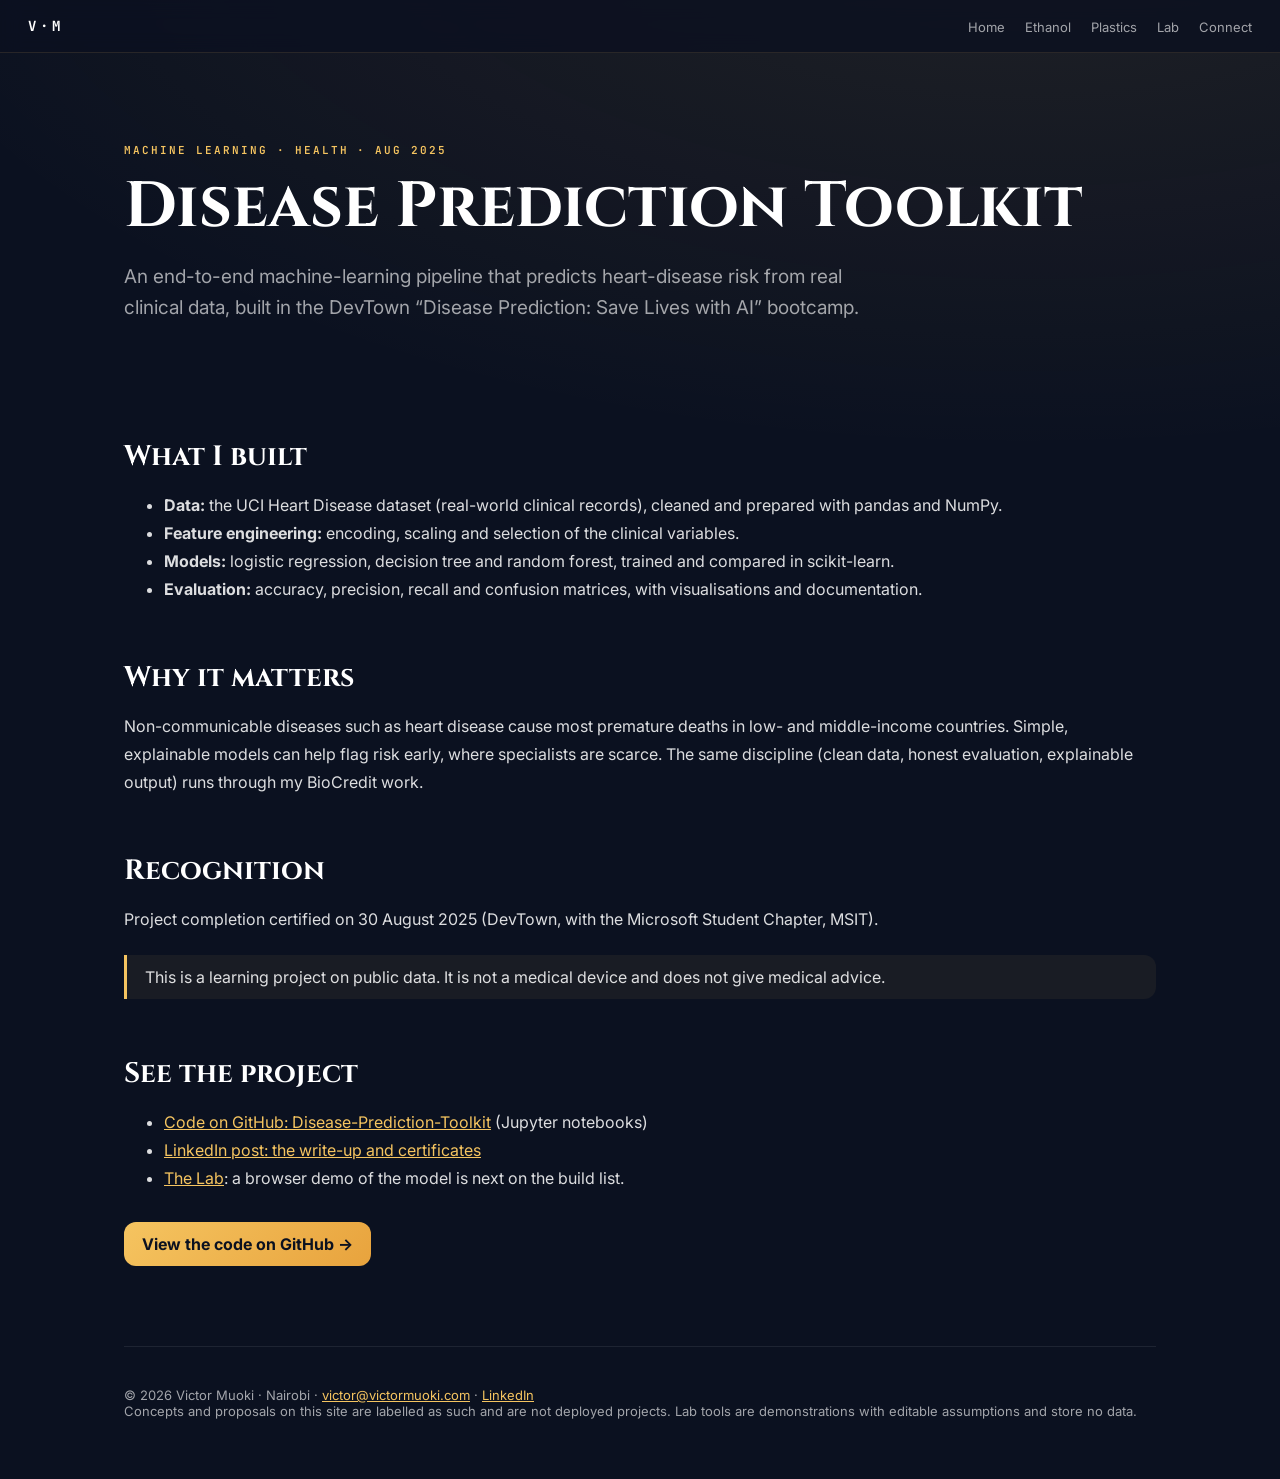
<file: disease-prediction.html>
<!DOCTYPE html>
<html lang="en">
<head>
<meta charset="UTF-8"><meta name="viewport" content="width=device-width, initial-scale=1.0">
<title>Disease Prediction Toolkit | Victor Muoki</title>
<meta name="description" content="An end-to-end machine-learning pipeline by Victor Muoki that predicts heart-disease risk from the UCI clinical dataset, using logistic regression, decision tree and random forest models.">
<link rel="canonical" href="https://victormuoki.com/disease-prediction">
<meta name="robots" content="index, follow">
<meta property="og:type" content="article"><meta property="og:url" content="https://victormuoki.com/disease-prediction">
<meta property="og:title" content="Disease Prediction Toolkit | Victor Muoki"><meta property="og:description" content="An end-to-end machine-learning pipeline by Victor Muoki that predicts heart-disease risk from the UCI clinical dataset, using logistic regression, decision tree and random forest models.">
<meta property="og:image" content="https://victormuoki.com/og-share.jpg"><meta property="og:site_name" content="Victor Muoki">
<meta name="twitter:card" content="summary_large_image"><meta name="twitter:site" content="@CaptainRotciv">
<meta name="twitter:title" content="Disease Prediction Toolkit | Victor Muoki"><meta name="twitter:description" content="An end-to-end machine-learning pipeline by Victor Muoki that predicts heart-disease risk from the UCI clinical dataset, using logistic regression, decision tree and random forest models.">
<meta name="twitter:image" content="https://victormuoki.com/og-share.jpg">
<meta name="theme-color" content="#0B1120">
<link rel="preconnect" href="https://fonts.googleapis.com"><link rel="preconnect" href="https://fonts.gstatic.com" crossorigin>
<link href="https://fonts.googleapis.com/css2?family=Inter:wght@400;600;700&family=JetBrains+Mono:wght@500;700&family=Cinzel:wght@600;700&display=swap" rel="stylesheet">
<script type="application/ld+json">{"@context": "https://schema.org", "@type": "Article", "headline": "Disease Prediction Toolkit", "description": "An end-to-end machine-learning pipeline by Victor Muoki that predicts heart-disease risk from the UCI clinical dataset, using logistic regression, decision tree and random forest models.", "url": "https://victormuoki.com/disease-prediction", "author": {"@type": "Person", "name": "Victor Muoki", "url": "https://victormuoki.com/"}, "image": "https://victormuoki.com/og-share.jpg", "dateModified": "2026-11-17", "inLanguage": "en"}</script>
<style>
:root{--bg:#0B1120;--gold:#F5C460;--text:rgba(255,255,255,.86);--muted:rgba(255,255,255,.62)}
*{box-sizing:border-box}html,body{margin:0;background:radial-gradient(1200px 600px at 80% -10%,rgba(245,196,96,.10),transparent),var(--bg);color:var(--text);font-family:Inter,system-ui,sans-serif;-webkit-font-smoothing:antialiased}
a{color:var(--gold)}
.top{position:sticky;top:0;z-index:5;display:flex;justify-content:space-between;align-items:center;padding:16px 28px;background:rgba(11,17,32,.82);backdrop-filter:blur(10px);border-bottom:1px solid rgba(245,196,96,.12)}
.top .brand{font:700 14px/1 'JetBrains Mono',monospace;letter-spacing:.3em;color:#fff;text-decoration:none}
.top nav a{margin-left:20px;font-size:13px;color:var(--muted);text-decoration:none}.top nav a:hover{color:var(--gold)}
.container{max-width:1080px;margin:0 auto;padding:0 24px}
.hero{padding:90px 0 40px}
.crumb{font:600 11px/1.4 'JetBrains Mono',monospace;letter-spacing:.18em;text-transform:uppercase;color:var(--gold)}
h1{font-family:Cinzel,serif;font-size:clamp(34px,6vw,64px);line-height:1.05;margin:16px 0 18px;color:#fff}
.lead{font-size:19px;line-height:1.65;color:var(--muted);max-width:760px}
h2{font-family:Cinzel,serif;font-size:28px;color:#fff;margin:56px 0 14px}
h3{color:#fff;font-size:19px;margin:22px 0 8px}
p,li{font-size:16px;line-height:1.75}
table{width:100%;border-collapse:collapse;margin:18px 0;font-size:15px}
th,td{text-align:left;padding:12px 14px;border-bottom:1px solid rgba(255,255,255,.1);vertical-align:top}
th{color:var(--gold);font:600 12px/1.4 'JetBrains Mono',monospace;letter-spacing:.08em;text-transform:uppercase}
.note{border-left:3px solid var(--gold);padding:12px 18px;background:rgba(245,196,96,.06);border-radius:0 12px 12px 0;margin:22px 0}
.foot{margin-top:80px;padding:40px 0 60px;border-top:1px solid rgba(255,255,255,.08);color:var(--muted);font-size:13px}
.cta{display:inline-block;margin-top:14px;padding:12px 18px;border-radius:12px;background:linear-gradient(135deg,#F5C460,#E8A33D);color:#0B1120;font-weight:700;text-decoration:none}
@media(max-width:640px){.top nav a{margin-left:12px}.top nav a.hide-sm{display:none}}

  #climate, #lab { position: relative; padding: 120px 0; }
  .vm-grid { display: grid; grid-template-columns: repeat(auto-fit, minmax(280px, 1fr)); gap: 20px; margin-top: 36px; }
  .vm-card { background: rgba(255,255,255,0.035); border: 1px solid rgba(245,196,96,0.18); border-radius: 18px; padding: 26px; backdrop-filter: blur(6px); }
  .vm-card h4 { font-size: 20px; margin: 6px 0 10px; color: #fff; }
  .vm-card p, .vm-card li { color: rgba(255,255,255,0.72); font-size: 15px; line-height: 1.65; }
  .vm-card ul { padding-left: 18px; margin: 8px 0 0; }
  .vm-kicker { font: 600 11px/1.4 'JetBrains Mono', ui-monospace, monospace; letter-spacing: .14em; text-transform: uppercase; color: #F5C460; }
  .vm-pill { display: inline-block; font: 600 11px/1 'JetBrains Mono', ui-monospace, monospace; letter-spacing: .08em; text-transform: uppercase; padding: 7px 10px; border-radius: 999px; border: 1px solid rgba(245,196,96,0.35); color: #F5C460; margin: 4px 6px 0 0; }
  .vm-wide { grid-column: 1 / -1; }
  .vm-stats { display: grid; grid-template-columns: repeat(auto-fit, minmax(150px, 1fr)); gap: 14px; margin-top: 18px; }
  .vm-stat { border-left: 2px solid #F5C460; padding: 4px 0 4px 14px; }
  .vm-stat b { display: block; font-size: 26px; color: #fff; }
  .vm-stat span { font-size: 12px; color: rgba(255,255,255,0.6); }
  .vm-src { font-size: 12px; color: rgba(255,255,255,0.5); margin-top: 14px; }
  .vm-src a, .vm-card a { color: #F5C460; }
  .vm-tool label { display: block; font-size: 12px; color: rgba(255,255,255,0.65); margin: 12px 0 4px; }
  .vm-tool input, .vm-tool select, .vm-tool textarea { width: 100%; box-sizing: border-box; background: rgba(0,0,0,0.35); color: #fff; border: 1px solid rgba(255,255,255,0.18); border-radius: 10px; padding: 10px 12px; font: 15px/1.4 inherit; }
  .vm-tool .row { display: grid; grid-template-columns: 1fr 1fr; gap: 10px; }
  .vm-btn { display: inline-flex; align-items: center; gap: 8px; margin-top: 16px; padding: 12px 18px; border-radius: 12px; border: 0; cursor: pointer; font-weight: 700; background: linear-gradient(135deg, #F5C460, #E8A33D); color: #0B1120; }
  .vm-out { margin-top: 16px; padding: 14px 16px; border-radius: 12px; background: rgba(245,196,96,0.07); border: 1px dashed rgba(245,196,96,0.35); color: #fff; font-size: 14px; line-height: 1.6; white-space: pre-line; }
  .vm-road { display: grid; grid-template-columns: repeat(auto-fit, minmax(220px, 1fr)); gap: 16px; margin-top: 18px; }
  .vm-road div { padding: 18px; border-radius: 14px; background: rgba(255,255,255,0.03); border: 1px solid rgba(255,255,255,0.1); }
  .vm-road b { color: #F5C460; font-family: 'JetBrains Mono', ui-monospace, monospace; letter-spacing: .1em; }
  @media (max-width: 600px) { #climate, #lab { padding: 80px 0; } .vm-tool .row { grid-template-columns: 1fr; } }
</style>
</head>
<body>
<header class="top"><a class="brand" href="/">V·M</a><nav><a href="/">Home</a><a href="/ethanol-pathway" class="hide-sm">Ethanol</a><a href="/plastics-treaty" class="hide-sm">Plastics</a><a href="/lab">Lab</a><a href="/#connect">Connect</a></nav></header>
<main class="container">
<section class="hero"><div class="crumb">Machine learning · Health · Aug 2025</div><h1>Disease Prediction Toolkit</h1><p class="lead">An end-to-end machine-learning pipeline that predicts heart-disease risk from real clinical data, built in the DevTown &ldquo;Disease Prediction: Save Lives with AI&rdquo; bootcamp.</p></section>

<h2>What I built</h2>
<ul>
  <li><strong>Data:</strong> the UCI Heart Disease dataset (real-world clinical records), cleaned and prepared with pandas and NumPy.</li>
  <li><strong>Feature engineering:</strong> encoding, scaling and selection of the clinical variables.</li>
  <li><strong>Models:</strong> logistic regression, decision tree and random forest, trained and compared in scikit-learn.</li>
  <li><strong>Evaluation:</strong> accuracy, precision, recall and confusion matrices, with visualisations and documentation.</li>
</ul>

<h2>Why it matters</h2>
<p>Non-communicable diseases such as heart disease cause most premature deaths in low- and middle-income countries. Simple, explainable models can help flag risk early, where specialists are scarce. The same discipline (clean data, honest evaluation, explainable output) runs through my BioCredit work.</p>

<h2>Recognition</h2>
<p>Project completion certified on 30 August 2025 (DevTown, with the Microsoft Student Chapter, MSIT).</p>

<div class="note">This is a learning project on public data. It is not a medical device and does not give medical advice.</div>

<h2>See the project</h2>
<ul>
  <li><a href="https://github.com/captainrotciv4/Disease-Prediction-Toolkit" target="_blank" rel="noopener">Code on GitHub: Disease-Prediction-Toolkit</a> (Jupyter notebooks)</li>
  <li><a href="https://www.linkedin.com/feed/update/urn:li:ugcPost:7368228245202276355/" target="_blank" rel="noopener">LinkedIn post: the write-up and certificates</a></li>
  <li><a href="/lab">The Lab</a>: a browser demo of the model is next on the build list.</li>
</ul>
<a class="cta" href="https://github.com/captainrotciv4/Disease-Prediction-Toolkit" target="_blank" rel="noopener">View the code on GitHub →</a>
<footer class="foot">© 2026 Victor Muoki · Nairobi · <a href="mailto:victor@victormuoki.com">victor@victormuoki.com</a> · <a href="https://www.linkedin.com/in/victor-muoki-2a1a50244" target="_blank" rel="noopener">LinkedIn</a><br>Concepts and proposals on this site are labelled as such and are not deployed projects. Lab tools are demonstrations with editable assumptions and store no data.</footer>
</main>

</body></html>
</file>
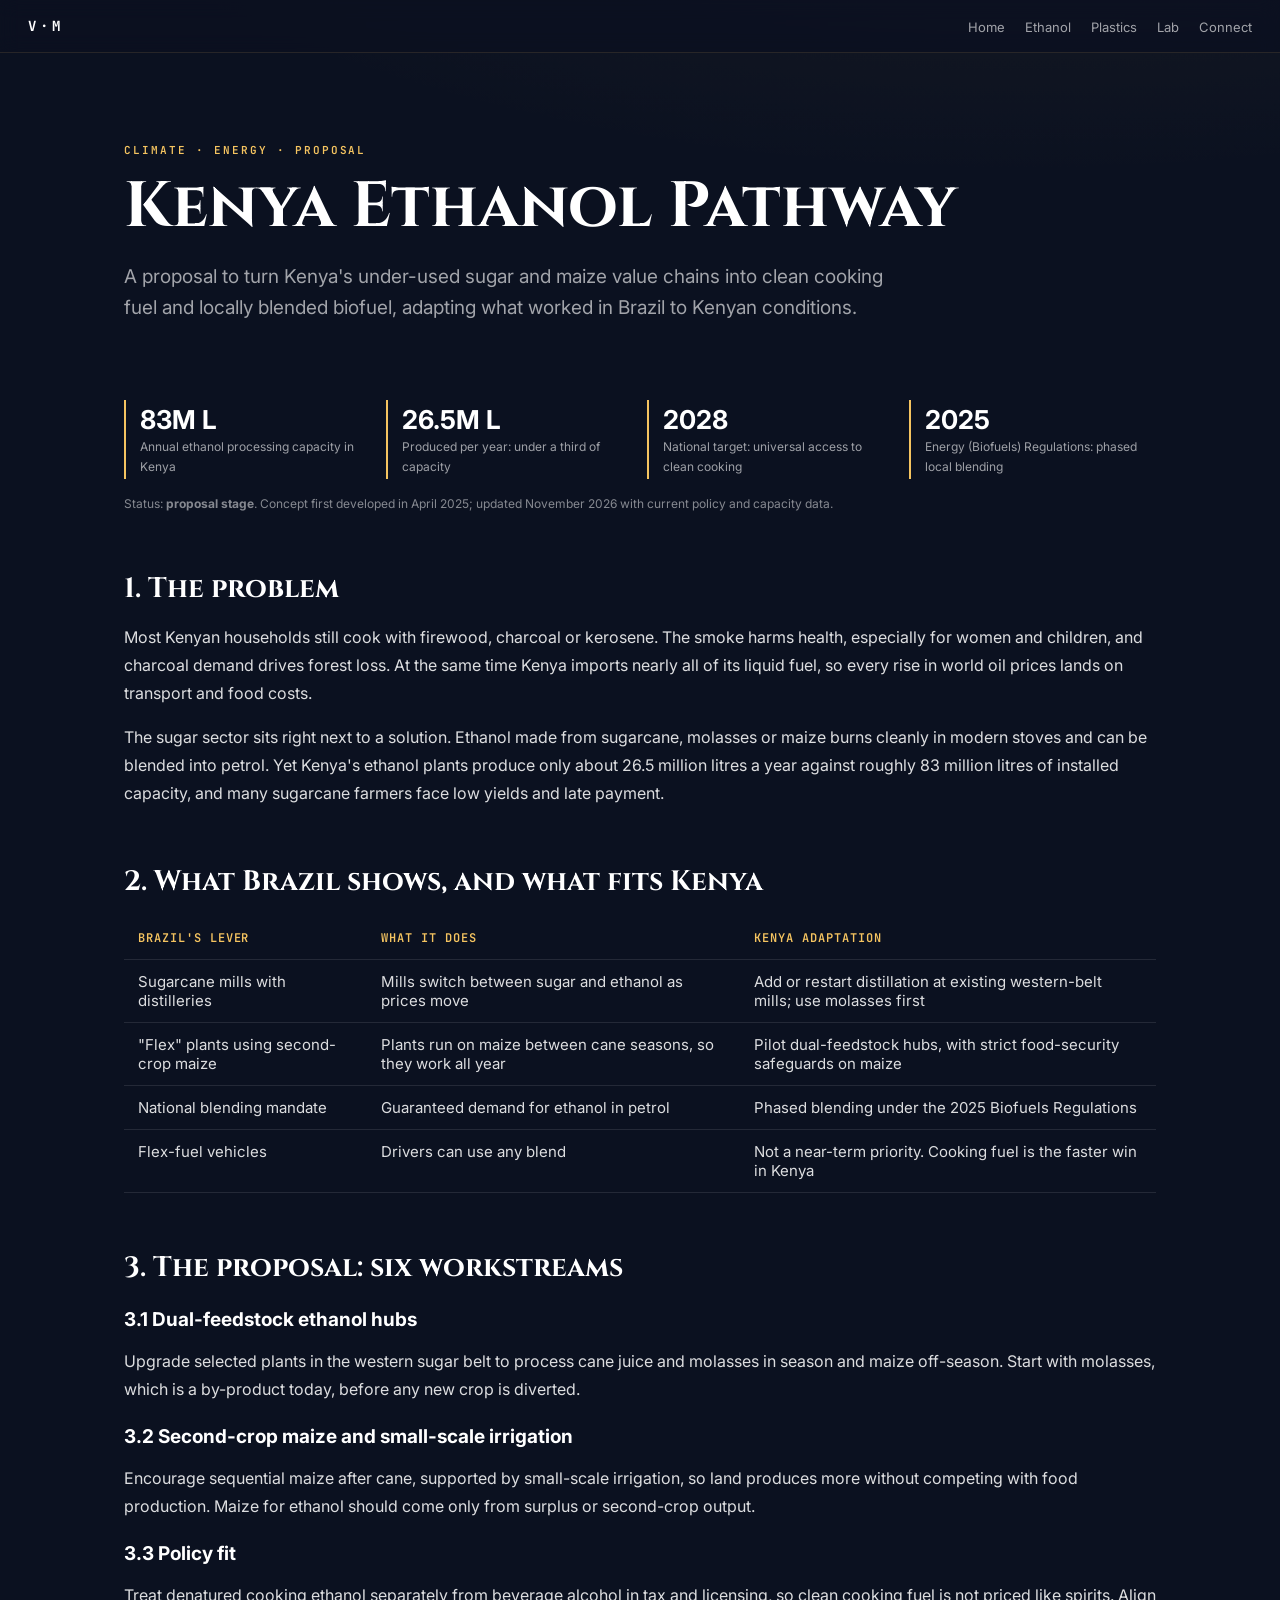
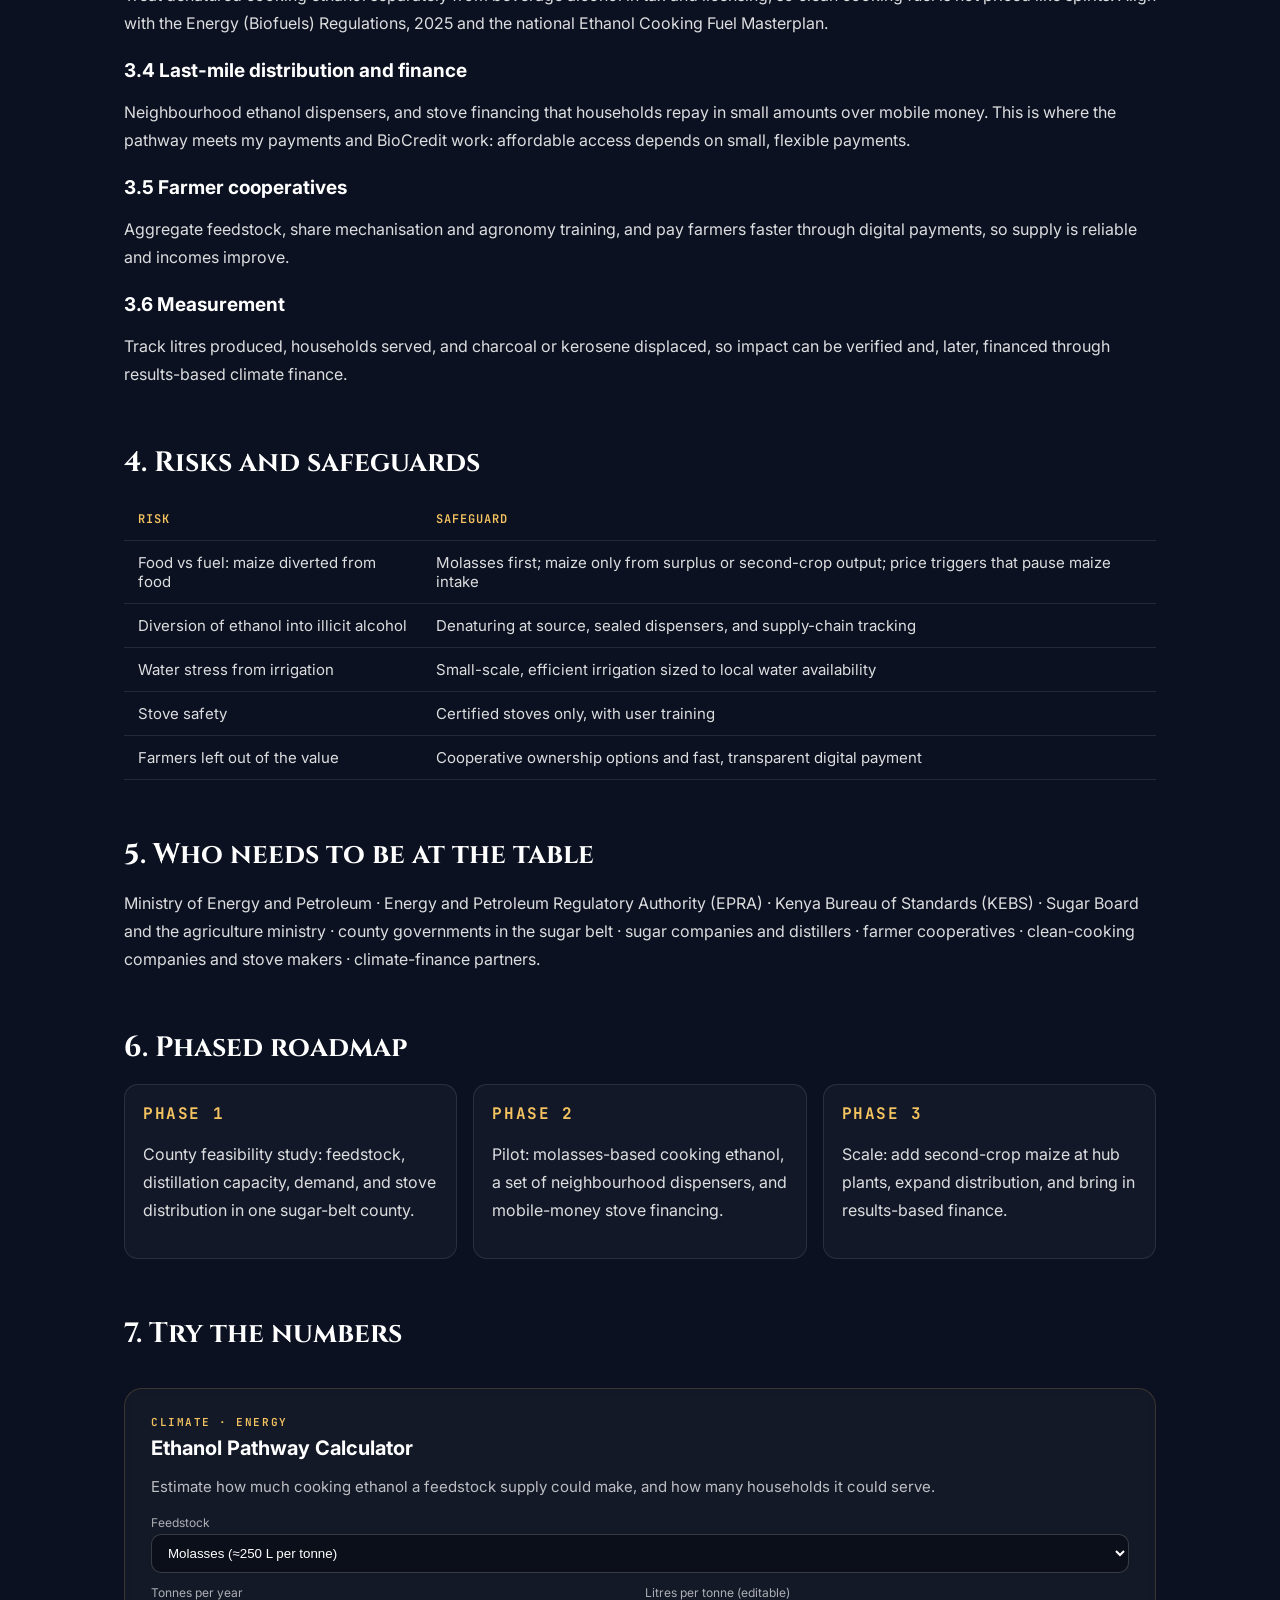
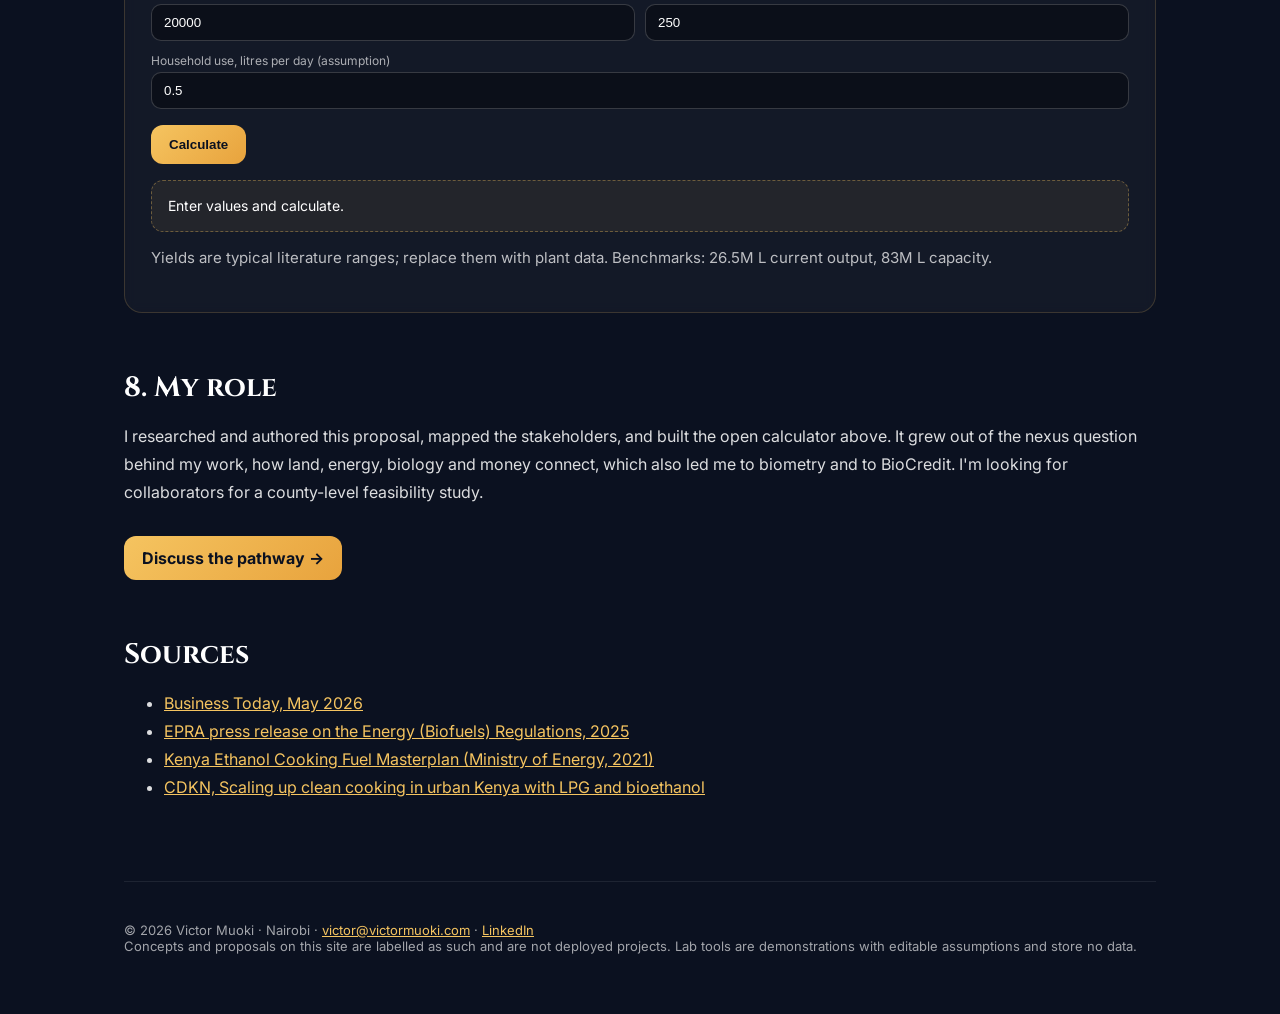
<file: ethanol-pathway.html>
<!DOCTYPE html>
<html lang="en">
<head>
<meta charset="UTF-8"><meta name="viewport" content="width=device-width, initial-scale=1.0">
<title>Kenya Ethanol Pathway: clean cooking and fuel from sugarcane and maize | Victor Muoki</title>
<meta name="description" content="A policy and project proposal by Victor Muoki for Kenyan bioethanol: dual-feedstock hubs, clean cooking, biofuel blending, farmer cooperatives and mobile-money stove finance.">
<link rel="canonical" href="https://victormuoki.com/ethanol-pathway">
<meta name="robots" content="index, follow">
<meta property="og:type" content="article"><meta property="og:url" content="https://victormuoki.com/ethanol-pathway">
<meta property="og:title" content="Kenya Ethanol Pathway: clean cooking and fuel from sugarcane and maize | Victor Muoki"><meta property="og:description" content="A policy and project proposal by Victor Muoki for Kenyan bioethanol: dual-feedstock hubs, clean cooking, biofuel blending, farmer cooperatives and mobile-money stove finance.">
<meta property="og:image" content="https://victormuoki.com/og-share.jpg"><meta property="og:site_name" content="Victor Muoki">
<meta name="twitter:card" content="summary_large_image"><meta name="twitter:site" content="@CaptainRotciv">
<meta name="twitter:title" content="Kenya Ethanol Pathway: clean cooking and fuel from sugarcane and maize | Victor Muoki"><meta name="twitter:description" content="A policy and project proposal by Victor Muoki for Kenyan bioethanol: dual-feedstock hubs, clean cooking, biofuel blending, farmer cooperatives and mobile-money stove finance.">
<meta name="twitter:image" content="https://victormuoki.com/og-share.jpg">
<meta name="theme-color" content="#0B1120">
<link rel="preconnect" href="https://fonts.googleapis.com"><link rel="preconnect" href="https://fonts.gstatic.com" crossorigin>
<link href="https://fonts.googleapis.com/css2?family=Inter:wght@400;600;700&family=JetBrains+Mono:wght@500;700&family=Cinzel:wght@600;700&display=swap" rel="stylesheet">
<script type="application/ld+json">{"@context": "https://schema.org", "@type": "Article", "headline": "Kenya Ethanol Pathway: clean cooking and fuel from sugarcane and maize", "description": "A policy and project proposal by Victor Muoki for Kenyan bioethanol: dual-feedstock hubs, clean cooking, biofuel blending, farmer cooperatives and mobile-money stove finance.", "url": "https://victormuoki.com/ethanol-pathway", "author": {"@type": "Person", "name": "Victor Muoki", "url": "https://victormuoki.com/"}, "image": "https://victormuoki.com/og-share.jpg", "dateModified": "2026-11-17", "inLanguage": "en"}</script>
<style>
:root{--bg:#0B1120;--gold:#F5C460;--text:rgba(255,255,255,.86);--muted:rgba(255,255,255,.62)}
*{box-sizing:border-box}html,body{margin:0;background:radial-gradient(1200px 600px at 80% -10%,rgba(245,196,96,.10),transparent),var(--bg);color:var(--text);font-family:Inter,system-ui,sans-serif;-webkit-font-smoothing:antialiased}
a{color:var(--gold)}
.top{position:sticky;top:0;z-index:5;display:flex;justify-content:space-between;align-items:center;padding:16px 28px;background:rgba(11,17,32,.82);backdrop-filter:blur(10px);border-bottom:1px solid rgba(245,196,96,.12)}
.top .brand{font:700 14px/1 'JetBrains Mono',monospace;letter-spacing:.3em;color:#fff;text-decoration:none}
.top nav a{margin-left:20px;font-size:13px;color:var(--muted);text-decoration:none}.top nav a:hover{color:var(--gold)}
.container{max-width:1080px;margin:0 auto;padding:0 24px}
.hero{padding:90px 0 40px}
.crumb{font:600 11px/1.4 'JetBrains Mono',monospace;letter-spacing:.18em;text-transform:uppercase;color:var(--gold)}
h1{font-family:Cinzel,serif;font-size:clamp(34px,6vw,64px);line-height:1.05;margin:16px 0 18px;color:#fff}
.lead{font-size:19px;line-height:1.65;color:var(--muted);max-width:760px}
h2{font-family:Cinzel,serif;font-size:28px;color:#fff;margin:56px 0 14px}
h3{color:#fff;font-size:19px;margin:22px 0 8px}
p,li{font-size:16px;line-height:1.75}
table{width:100%;border-collapse:collapse;margin:18px 0;font-size:15px}
th,td{text-align:left;padding:12px 14px;border-bottom:1px solid rgba(255,255,255,.1);vertical-align:top}
th{color:var(--gold);font:600 12px/1.4 'JetBrains Mono',monospace;letter-spacing:.08em;text-transform:uppercase}
.note{border-left:3px solid var(--gold);padding:12px 18px;background:rgba(245,196,96,.06);border-radius:0 12px 12px 0;margin:22px 0}
.foot{margin-top:80px;padding:40px 0 60px;border-top:1px solid rgba(255,255,255,.08);color:var(--muted);font-size:13px}
.cta{display:inline-block;margin-top:14px;padding:12px 18px;border-radius:12px;background:linear-gradient(135deg,#F5C460,#E8A33D);color:#0B1120;font-weight:700;text-decoration:none}
@media(max-width:640px){.top nav a{margin-left:12px}.top nav a.hide-sm{display:none}}

  #climate, #lab { position: relative; padding: 120px 0; }
  .vm-grid { display: grid; grid-template-columns: repeat(auto-fit, minmax(280px, 1fr)); gap: 20px; margin-top: 36px; }
  .vm-card { background: rgba(255,255,255,0.035); border: 1px solid rgba(245,196,96,0.18); border-radius: 18px; padding: 26px; backdrop-filter: blur(6px); }
  .vm-card h4 { font-size: 20px; margin: 6px 0 10px; color: #fff; }
  .vm-card p, .vm-card li { color: rgba(255,255,255,0.72); font-size: 15px; line-height: 1.65; }
  .vm-card ul { padding-left: 18px; margin: 8px 0 0; }
  .vm-kicker { font: 600 11px/1.4 'JetBrains Mono', ui-monospace, monospace; letter-spacing: .14em; text-transform: uppercase; color: #F5C460; }
  .vm-pill { display: inline-block; font: 600 11px/1 'JetBrains Mono', ui-monospace, monospace; letter-spacing: .08em; text-transform: uppercase; padding: 7px 10px; border-radius: 999px; border: 1px solid rgba(245,196,96,0.35); color: #F5C460; margin: 4px 6px 0 0; }
  .vm-wide { grid-column: 1 / -1; }
  .vm-stats { display: grid; grid-template-columns: repeat(auto-fit, minmax(150px, 1fr)); gap: 14px; margin-top: 18px; }
  .vm-stat { border-left: 2px solid #F5C460; padding: 4px 0 4px 14px; }
  .vm-stat b { display: block; font-size: 26px; color: #fff; }
  .vm-stat span { font-size: 12px; color: rgba(255,255,255,0.6); }
  .vm-src { font-size: 12px; color: rgba(255,255,255,0.5); margin-top: 14px; }
  .vm-src a, .vm-card a { color: #F5C460; }
  .vm-tool label { display: block; font-size: 12px; color: rgba(255,255,255,0.65); margin: 12px 0 4px; }
  .vm-tool input, .vm-tool select, .vm-tool textarea { width: 100%; box-sizing: border-box; background: rgba(0,0,0,0.35); color: #fff; border: 1px solid rgba(255,255,255,0.18); border-radius: 10px; padding: 10px 12px; font: 15px/1.4 inherit; }
  .vm-tool .row { display: grid; grid-template-columns: 1fr 1fr; gap: 10px; }
  .vm-btn { display: inline-flex; align-items: center; gap: 8px; margin-top: 16px; padding: 12px 18px; border-radius: 12px; border: 0; cursor: pointer; font-weight: 700; background: linear-gradient(135deg, #F5C460, #E8A33D); color: #0B1120; }
  .vm-out { margin-top: 16px; padding: 14px 16px; border-radius: 12px; background: rgba(245,196,96,0.07); border: 1px dashed rgba(245,196,96,0.35); color: #fff; font-size: 14px; line-height: 1.6; white-space: pre-line; }
  .vm-road { display: grid; grid-template-columns: repeat(auto-fit, minmax(220px, 1fr)); gap: 16px; margin-top: 18px; }
  .vm-road div { padding: 18px; border-radius: 14px; background: rgba(255,255,255,0.03); border: 1px solid rgba(255,255,255,0.1); }
  .vm-road b { color: #F5C460; font-family: 'JetBrains Mono', ui-monospace, monospace; letter-spacing: .1em; }
  @media (max-width: 600px) { #climate, #lab { padding: 80px 0; } .vm-tool .row { grid-template-columns: 1fr; } }
</style>
</head>
<body>
<header class="top"><a class="brand" href="/">V·M</a><nav><a href="/">Home</a><a href="/ethanol-pathway" class="hide-sm">Ethanol</a><a href="/plastics-treaty" class="hide-sm">Plastics</a><a href="/lab">Lab</a><a href="/#connect">Connect</a></nav></header>
<main class="container">
<section class="hero"><div class="crumb">Climate · Energy · Proposal</div><h1>Kenya Ethanol Pathway</h1><p class="lead">A proposal to turn Kenya's under-used sugar and maize value chains into clean cooking fuel and locally blended biofuel, adapting what worked in Brazil to Kenyan conditions.</p></section>

<div class="vm-stats">
  <div class="vm-stat"><b>83M L</b><span>Annual ethanol processing capacity in Kenya</span></div>
  <div class="vm-stat"><b>26.5M L</b><span>Produced per year: under a third of capacity</span></div>
  <div class="vm-stat"><b>2028</b><span>National target: universal access to clean cooking</span></div>
  <div class="vm-stat"><b>2025</b><span>Energy (Biofuels) Regulations: phased local blending</span></div>
</div>
<p class="vm-src">Status: <strong>proposal stage</strong>. Concept first developed in April 2025; updated November 2026 with current policy and capacity data.</p>

<h2>1. The problem</h2>
<p>Most Kenyan households still cook with firewood, charcoal or kerosene. The smoke harms health, especially for women and children, and charcoal demand drives forest loss. At the same time Kenya imports nearly all of its liquid fuel, so every rise in world oil prices lands on transport and food costs.</p>
<p>The sugar sector sits right next to a solution. Ethanol made from sugarcane, molasses or maize burns cleanly in modern stoves and can be blended into petrol. Yet Kenya's ethanol plants produce only about 26.5 million litres a year against roughly 83 million litres of installed capacity, and many sugarcane farmers face low yields and late payment.</p>

<h2>2. What Brazil shows, and what fits Kenya</h2>
<table>
<tr><th>Brazil's lever</th><th>What it does</th><th>Kenya adaptation</th></tr>
<tr><td>Sugarcane mills with distilleries</td><td>Mills switch between sugar and ethanol as prices move</td><td>Add or restart distillation at existing western-belt mills; use molasses first</td></tr>
<tr><td>"Flex" plants using second-crop maize</td><td>Plants run on maize between cane seasons, so they work all year</td><td>Pilot dual-feedstock hubs, with strict food-security safeguards on maize</td></tr>
<tr><td>National blending mandate</td><td>Guaranteed demand for ethanol in petrol</td><td>Phased blending under the 2025 Biofuels Regulations</td></tr>
<tr><td>Flex-fuel vehicles</td><td>Drivers can use any blend</td><td>Not a near-term priority. Cooking fuel is the faster win in Kenya</td></tr>
</table>

<h2>3. The proposal: six workstreams</h2>
<h3>3.1 Dual-feedstock ethanol hubs</h3>
<p>Upgrade selected plants in the western sugar belt to process cane juice and molasses in season and maize off-season. Start with molasses, which is a by-product today, before any new crop is diverted.</p>
<h3>3.2 Second-crop maize and small-scale irrigation</h3>
<p>Encourage sequential maize after cane, supported by small-scale irrigation, so land produces more without competing with food production. Maize for ethanol should come only from surplus or second-crop output.</p>
<h3>3.3 Policy fit</h3>
<p>Treat denatured cooking ethanol separately from beverage alcohol in tax and licensing, so clean cooking fuel is not priced like spirits. Align with the Energy (Biofuels) Regulations, 2025 and the national Ethanol Cooking Fuel Masterplan.</p>
<h3>3.4 Last-mile distribution and finance</h3>
<p>Neighbourhood ethanol dispensers, and stove financing that households repay in small amounts over mobile money. This is where the pathway meets my payments and BioCredit work: affordable access depends on small, flexible payments.</p>
<h3>3.5 Farmer cooperatives</h3>
<p>Aggregate feedstock, share mechanisation and agronomy training, and pay farmers faster through digital payments, so supply is reliable and incomes improve.</p>
<h3>3.6 Measurement</h3>
<p>Track litres produced, households served, and charcoal or kerosene displaced, so impact can be verified and, later, financed through results-based climate finance.</p>

<h2>4. Risks and safeguards</h2>
<table>
<tr><th>Risk</th><th>Safeguard</th></tr>
<tr><td>Food vs fuel: maize diverted from food</td><td>Molasses first; maize only from surplus or second-crop output; price triggers that pause maize intake</td></tr>
<tr><td>Diversion of ethanol into illicit alcohol</td><td>Denaturing at source, sealed dispensers, and supply-chain tracking</td></tr>
<tr><td>Water stress from irrigation</td><td>Small-scale, efficient irrigation sized to local water availability</td></tr>
<tr><td>Stove safety</td><td>Certified stoves only, with user training</td></tr>
<tr><td>Farmers left out of the value</td><td>Cooperative ownership options and fast, transparent digital payment</td></tr>
</table>

<h2>5. Who needs to be at the table</h2>
<p>Ministry of Energy and Petroleum · Energy and Petroleum Regulatory Authority (EPRA) · Kenya Bureau of Standards (KEBS) · Sugar Board and the agriculture ministry · county governments in the sugar belt · sugar companies and distillers · farmer cooperatives · clean-cooking companies and stove makers · climate-finance partners.</p>

<h2>6. Phased roadmap</h2>
<div class="vm-road">
  <div><b>PHASE 1</b><p>County feasibility study: feedstock, distillation capacity, demand, and stove distribution in one sugar-belt county.</p></div>
  <div><b>PHASE 2</b><p>Pilot: molasses-based cooking ethanol, a set of neighbourhood dispensers, and mobile-money stove financing.</p></div>
  <div><b>PHASE 3</b><p>Scale: add second-crop maize at hub plants, expand distribution, and bring in results-based finance.</p></div>
</div>

<h2>7. Try the numbers</h2>
<div class="vm-grid"><article class="vm-card vm-tool reveal">
        <div class="vm-kicker">Climate · Energy</div>
        <h4>Ethanol Pathway Calculator</h4>
        <p>Estimate how much cooking ethanol a feedstock supply could make, and how many households it could serve.</p>
        <label for="et-feed">Feedstock</label>
        <select id="et-feed">
          <option value="250">Molasses (≈250 L per tonne)</option>
          <option value="80">Sugarcane juice (≈80 L per tonne)</option>
          <option value="400">Maize grain (≈400 L per tonne)</option>
        </select>
        <div class="row">
          <div><label for="et-tonnes">Tonnes per year</label><input id="et-tonnes" type="number" min="0" value="20000"></div>
          <div><label for="et-yield">Litres per tonne (editable)</label><input id="et-yield" type="number" min="0" value="250"></div>
        </div>
        <label for="et-use">Household use, litres per day (assumption)</label>
        <input id="et-use" type="number" min="0.05" step="0.05" value="0.5">
        <button class="vm-btn" type="button" id="et-go">Calculate</button>
        <div class="vm-out" id="et-out" aria-live="polite">Enter values and calculate.</div>
        <p class="vm-src">Yields are typical literature ranges; replace them with plant data. Benchmarks: 26.5M L current output, 83M L capacity.</p>
      </article></div>

<h2>8. My role</h2>
<p>I researched and authored this proposal, mapped the stakeholders, and built the open calculator above. It grew out of the nexus question behind my work, how land, energy, biology and money connect, which also led me to biometry and to BioCredit. I'm looking for collaborators for a county-level feasibility study.</p>
<a class="cta" href="mailto:victor@victormuoki.com?subject=Kenya%20Ethanol%20Pathway">Discuss the pathway →</a>

<h2>Sources</h2>
<ul><li><a href="https://businesstoday.co.ke/kenya-steps-up-plans-to-produce-blended-fuel-to-replace-petrol-and-diesel/" target="_blank" rel="noopener">Business Today, May 2026</a></li><li><a href="https://epra.go.ke/sites/default/files/2026-05/Press%20Release%20on%20Biofuels%20Regulations.pdf" target="_blank" rel="noopener">EPRA press release on the Energy (Biofuels) Regulations, 2025</a></li><li><a href="https://rise.esmap.org/data/files/library/kenya/Clean%20Cooking/Kenya_Ethanol%20Cooking%20Fuel%20Masterplan_2021.pdf" target="_blank" rel="noopener">Kenya Ethanol Cooking Fuel Masterplan (Ministry of Energy, 2021)</a></li><li><a href="https://cdkn.org/sites/default/files/files/Scaling-up-clean-cooking-in-urban-Kenya-with-LPG-and-Bio%20ethanol.pdf" target="_blank" rel="noopener">CDKN, Scaling up clean cooking in urban Kenya with LPG and bioethanol</a></li></ul>

<footer class="foot">© 2026 Victor Muoki · Nairobi · <a href="mailto:victor@victormuoki.com">victor@victormuoki.com</a> · <a href="https://www.linkedin.com/in/victor-muoki-2a1a50244" target="_blank" rel="noopener">LinkedIn</a><br>Concepts and proposals on this site are labelled as such and are not deployed projects. Lab tools are demonstrations with editable assumptions and store no data.</footer>
</main>
<script>
(function () {
  var $ = function (id) { return document.getElementById(id); };
  var fmt = function (n) { return Math.round(n).toLocaleString('en-KE'); };
  if (!$('et-go')) return;
  $('et-feed').addEventListener('change', function () { $('et-yield').value = this.value; });
  $('et-go').addEventListener('click', function () {
    var t = +$('et-tonnes').value || 0, y = +$('et-yield').value || 0, u = +$('et-use').value || 0.5;
    var litres = t * y, hh = litres / (u * 365);
    $('et-out').textContent =
      'Ethanol: ' + fmt(litres) + ' litres a year\n' +
      'Households cooked for (full year): ' + fmt(hh) + '\n' +
      'Equal to ' + (litres / 26500000 * 100).toFixed(1) + '% of Kenya\'s current output and ' + (litres / 83000000 * 100).toFixed(1) + '% of installed capacity.';
  });
  $('ce-go') && $('ce-go').addEventListener('click', function () {
    var m = +$('ce-months').value || 0, r = +$('ce-repaid').value || 0, l = +$('ce-late').value || 0, inc = +$('ce-income').value || 0, c = $('ce-consent').value;
    if (c !== 'yes') { $('ce-out').textContent = 'No assessment: identity cannot be established without explicit consent. The applicant can still apply through a human-reviewed route.'; return; }
    var pts = [], s = 0;
    var a = Math.min(m, 24) / 24 * 30; s += a; pts.push('History: +' + a.toFixed(0) + ' of 30 (' + m + ' months)');
    var b = Math.min(r, 5) / 5 * 30; s += b; pts.push('On-time repayments: +' + b.toFixed(0) + ' of 30');
    var d = Math.min(l * 10, 30); s -= d; pts.push('Late repayments: -' + d.toFixed(0));
    var e = Math.min(inc, 30000) / 30000 * 25; s += e; pts.push('Regular inflows: +' + e.toFixed(0) + ' of 25');
    s += 15; pts.push('Consented identity: +15');
    s = Math.max(0, Math.min(100, s));
    var band = s >= 70 ? 'Likely eligible for a small starter loan' : s >= 45 ? 'Borderline: refer to human review' : 'Not yet: build history first';
    $('ce-out').textContent = 'Score: ' + s.toFixed(0) + '/100. ' + band + '\n\n' + pts.join('\n') + '\n\nEvery factor is shown, so a decision can be explained and challenged.';
  });
  $('cf-go') && $('cf-go').addEventListener('click', function () {
    var o = $('cf-org').value, ev = $('cf-event').value, dt = $('cf-date').value, pl = $('cf-place').value;
    var photo = $('cf-photo').value === 'ask'
      ? 'Photos/video: I DO / DO NOT (circle one) consent to photos or video of my child being taken and published by ' + o + ' for reporting on this event. I can withdraw this consent at any time.'
      : 'Photos/video: no photos or video of participants will be taken or published by ' + o + '.';
    $('cf-out').textContent =
      'PARENT/GUARDIAN CONSENT: ' + ev + '\n' + o + ' · ' + dt + ' · ' + pl + '\n\n' +
      'Child\'s name: ____________   Date of birth: ________\n' +
      'Parent/guardian: ____________   Phone: ____________\n\n' +
      '1. I consent to my child taking part in ' + ev + '.\n' +
      '2. Medical: allergies/conditions: ____________. In an emergency, I consent to first aid and to my child being taken to the nearest health facility. I will be contacted immediately.\n' +
      '3. ' + photo + '\n' +
      '4. Data: ' + o + ' will collect only the details needed for registration and safety, keep them securely, share them only with event organisers, and delete them after the season, in line with the Data Protection Act 2019.\n' +
      '5. Safeguarding: my child will be supervised by vetted adults at all times. Concerns can be raised with the safeguarding lead: ____________.\n\n' +
      'Signature: ____________   Date: ________';
  });
})();
</script>
</body></html>
</file>
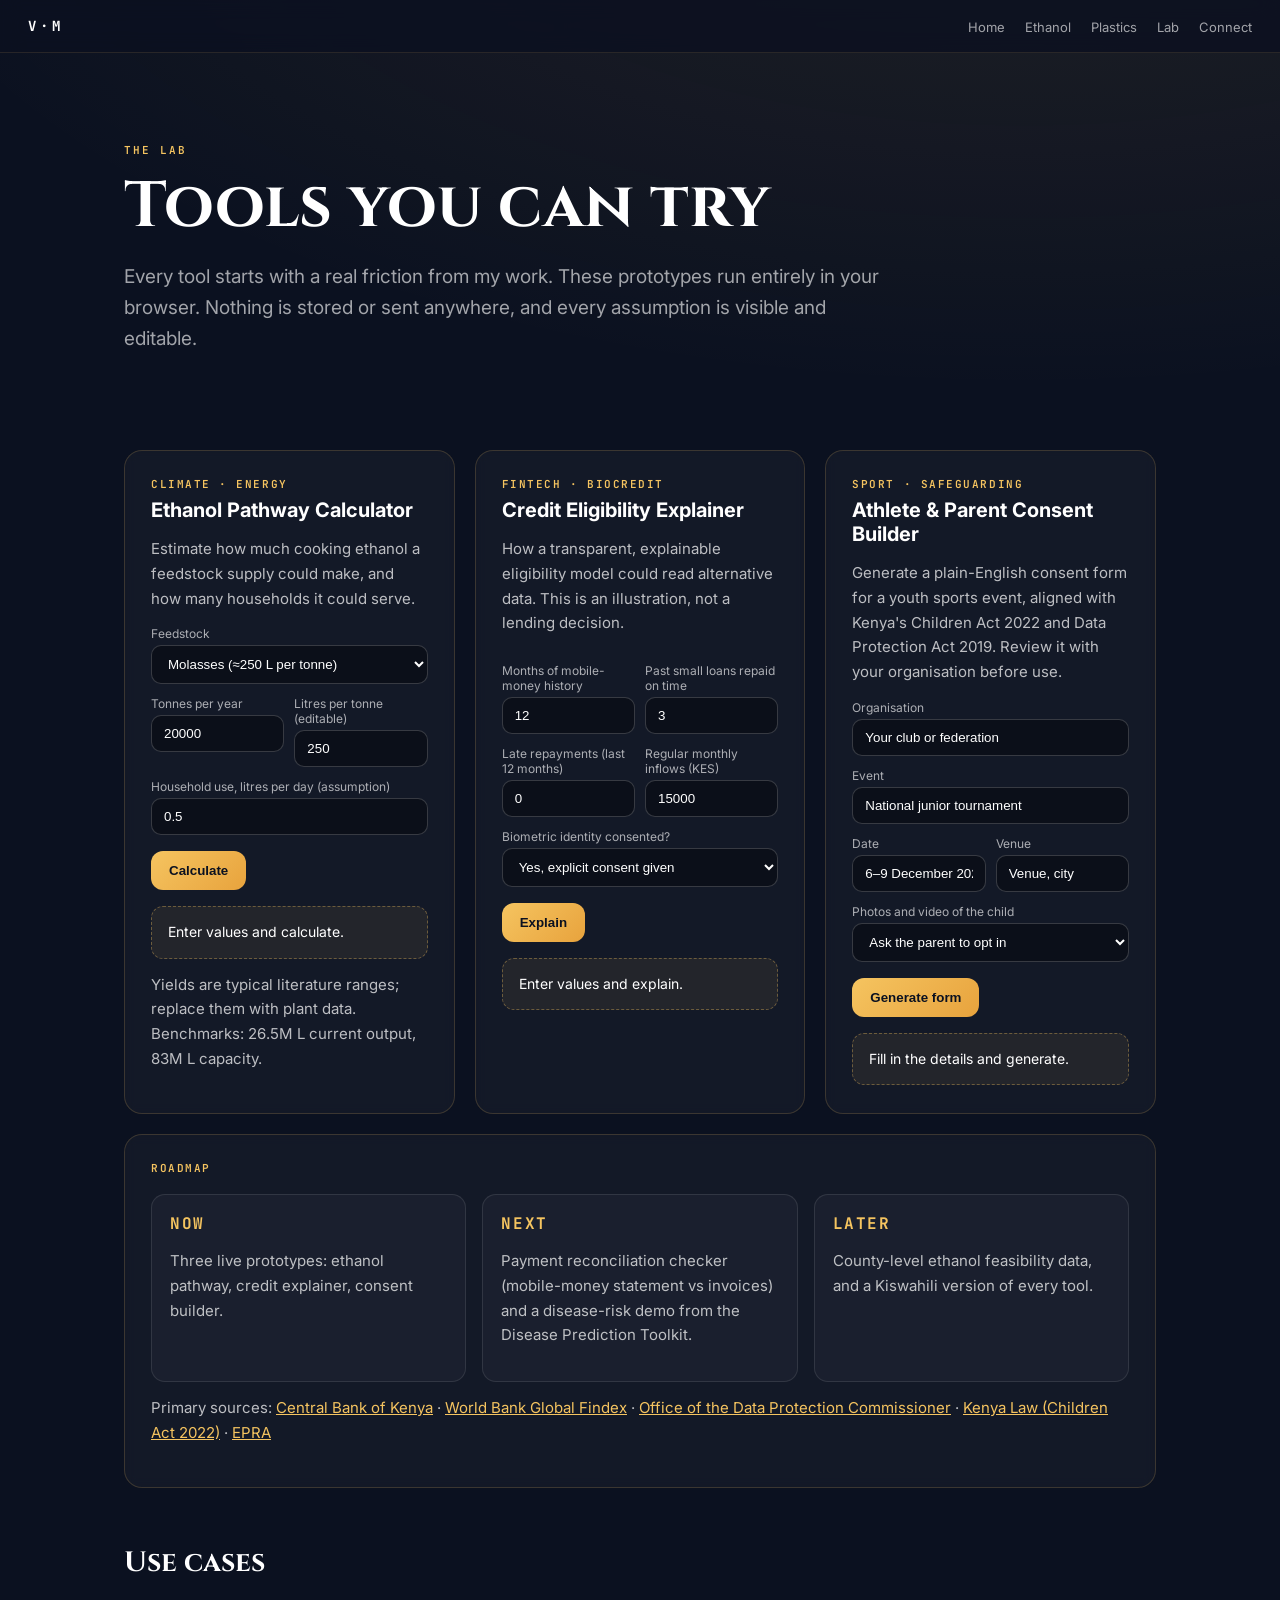
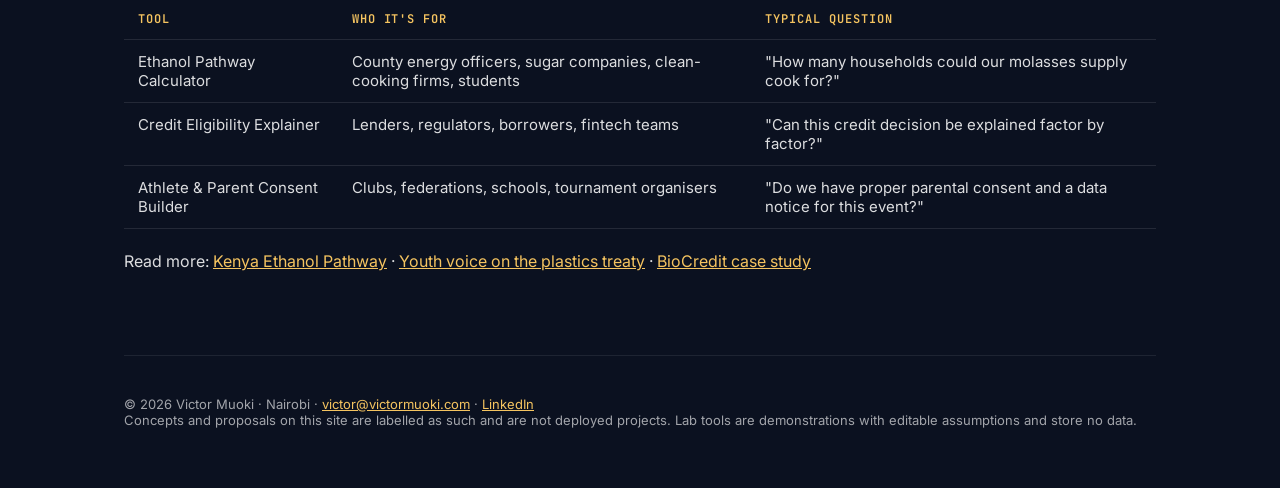
<file: lab.html>
<!DOCTYPE html>
<html lang="en">
<head>
<meta charset="UTF-8"><meta name="viewport" content="width=device-width, initial-scale=1.0">
<title>The Lab: tools you can try | Victor Muoki</title>
<meta name="description" content="Free browser tools by Victor Muoki: an ethanol pathway calculator, an explainable credit eligibility demo, and a youth sports consent-form builder.">
<link rel="canonical" href="https://victormuoki.com/lab">
<meta name="robots" content="index, follow">
<meta property="og:type" content="article"><meta property="og:url" content="https://victormuoki.com/lab">
<meta property="og:title" content="The Lab: tools you can try | Victor Muoki"><meta property="og:description" content="Free browser tools by Victor Muoki: an ethanol pathway calculator, an explainable credit eligibility demo, and a youth sports consent-form builder.">
<meta property="og:image" content="https://victormuoki.com/og-share.jpg"><meta property="og:site_name" content="Victor Muoki">
<meta name="twitter:card" content="summary_large_image"><meta name="twitter:site" content="@CaptainRotciv">
<meta name="twitter:title" content="The Lab: tools you can try | Victor Muoki"><meta name="twitter:description" content="Free browser tools by Victor Muoki: an ethanol pathway calculator, an explainable credit eligibility demo, and a youth sports consent-form builder.">
<meta name="twitter:image" content="https://victormuoki.com/og-share.jpg">
<meta name="theme-color" content="#0B1120">
<link rel="preconnect" href="https://fonts.googleapis.com"><link rel="preconnect" href="https://fonts.gstatic.com" crossorigin>
<link href="https://fonts.googleapis.com/css2?family=Inter:wght@400;600;700&family=JetBrains+Mono:wght@500;700&family=Cinzel:wght@600;700&display=swap" rel="stylesheet">
<script type="application/ld+json">{"@context": "https://schema.org", "@type": "Article", "headline": "The Lab: tools you can try", "description": "Free browser tools by Victor Muoki: an ethanol pathway calculator, an explainable credit eligibility demo, and a youth sports consent-form builder.", "url": "https://victormuoki.com/lab", "author": {"@type": "Person", "name": "Victor Muoki", "url": "https://victormuoki.com/"}, "image": "https://victormuoki.com/og-share.jpg", "dateModified": "2026-11-17", "inLanguage": "en"}</script>
<style>
:root{--bg:#0B1120;--gold:#F5C460;--text:rgba(255,255,255,.86);--muted:rgba(255,255,255,.62)}
*{box-sizing:border-box}html,body{margin:0;background:radial-gradient(1200px 600px at 80% -10%,rgba(245,196,96,.10),transparent),var(--bg);color:var(--text);font-family:Inter,system-ui,sans-serif;-webkit-font-smoothing:antialiased}
a{color:var(--gold)}
.top{position:sticky;top:0;z-index:5;display:flex;justify-content:space-between;align-items:center;padding:16px 28px;background:rgba(11,17,32,.82);backdrop-filter:blur(10px);border-bottom:1px solid rgba(245,196,96,.12)}
.top .brand{font:700 14px/1 'JetBrains Mono',monospace;letter-spacing:.3em;color:#fff;text-decoration:none}
.top nav a{margin-left:20px;font-size:13px;color:var(--muted);text-decoration:none}.top nav a:hover{color:var(--gold)}
.container{max-width:1080px;margin:0 auto;padding:0 24px}
.hero{padding:90px 0 40px}
.crumb{font:600 11px/1.4 'JetBrains Mono',monospace;letter-spacing:.18em;text-transform:uppercase;color:var(--gold)}
h1{font-family:Cinzel,serif;font-size:clamp(34px,6vw,64px);line-height:1.05;margin:16px 0 18px;color:#fff}
.lead{font-size:19px;line-height:1.65;color:var(--muted);max-width:760px}
h2{font-family:Cinzel,serif;font-size:28px;color:#fff;margin:56px 0 14px}
h3{color:#fff;font-size:19px;margin:22px 0 8px}
p,li{font-size:16px;line-height:1.75}
table{width:100%;border-collapse:collapse;margin:18px 0;font-size:15px}
th,td{text-align:left;padding:12px 14px;border-bottom:1px solid rgba(255,255,255,.1);vertical-align:top}
th{color:var(--gold);font:600 12px/1.4 'JetBrains Mono',monospace;letter-spacing:.08em;text-transform:uppercase}
.note{border-left:3px solid var(--gold);padding:12px 18px;background:rgba(245,196,96,.06);border-radius:0 12px 12px 0;margin:22px 0}
.foot{margin-top:80px;padding:40px 0 60px;border-top:1px solid rgba(255,255,255,.08);color:var(--muted);font-size:13px}
.cta{display:inline-block;margin-top:14px;padding:12px 18px;border-radius:12px;background:linear-gradient(135deg,#F5C460,#E8A33D);color:#0B1120;font-weight:700;text-decoration:none}
@media(max-width:640px){.top nav a{margin-left:12px}.top nav a.hide-sm{display:none}}

  #climate, #lab { position: relative; padding: 120px 0; }
  .vm-grid { display: grid; grid-template-columns: repeat(auto-fit, minmax(280px, 1fr)); gap: 20px; margin-top: 36px; }
  .vm-card { background: rgba(255,255,255,0.035); border: 1px solid rgba(245,196,96,0.18); border-radius: 18px; padding: 26px; backdrop-filter: blur(6px); }
  .vm-card h4 { font-size: 20px; margin: 6px 0 10px; color: #fff; }
  .vm-card p, .vm-card li { color: rgba(255,255,255,0.72); font-size: 15px; line-height: 1.65; }
  .vm-card ul { padding-left: 18px; margin: 8px 0 0; }
  .vm-kicker { font: 600 11px/1.4 'JetBrains Mono', ui-monospace, monospace; letter-spacing: .14em; text-transform: uppercase; color: #F5C460; }
  .vm-pill { display: inline-block; font: 600 11px/1 'JetBrains Mono', ui-monospace, monospace; letter-spacing: .08em; text-transform: uppercase; padding: 7px 10px; border-radius: 999px; border: 1px solid rgba(245,196,96,0.35); color: #F5C460; margin: 4px 6px 0 0; }
  .vm-wide { grid-column: 1 / -1; }
  .vm-stats { display: grid; grid-template-columns: repeat(auto-fit, minmax(150px, 1fr)); gap: 14px; margin-top: 18px; }
  .vm-stat { border-left: 2px solid #F5C460; padding: 4px 0 4px 14px; }
  .vm-stat b { display: block; font-size: 26px; color: #fff; }
  .vm-stat span { font-size: 12px; color: rgba(255,255,255,0.6); }
  .vm-src { font-size: 12px; color: rgba(255,255,255,0.5); margin-top: 14px; }
  .vm-src a, .vm-card a { color: #F5C460; }
  .vm-tool label { display: block; font-size: 12px; color: rgba(255,255,255,0.65); margin: 12px 0 4px; }
  .vm-tool input, .vm-tool select, .vm-tool textarea { width: 100%; box-sizing: border-box; background: rgba(0,0,0,0.35); color: #fff; border: 1px solid rgba(255,255,255,0.18); border-radius: 10px; padding: 10px 12px; font: 15px/1.4 inherit; }
  .vm-tool .row { display: grid; grid-template-columns: 1fr 1fr; gap: 10px; }
  .vm-btn { display: inline-flex; align-items: center; gap: 8px; margin-top: 16px; padding: 12px 18px; border-radius: 12px; border: 0; cursor: pointer; font-weight: 700; background: linear-gradient(135deg, #F5C460, #E8A33D); color: #0B1120; }
  .vm-out { margin-top: 16px; padding: 14px 16px; border-radius: 12px; background: rgba(245,196,96,0.07); border: 1px dashed rgba(245,196,96,0.35); color: #fff; font-size: 14px; line-height: 1.6; white-space: pre-line; }
  .vm-road { display: grid; grid-template-columns: repeat(auto-fit, minmax(220px, 1fr)); gap: 16px; margin-top: 18px; }
  .vm-road div { padding: 18px; border-radius: 14px; background: rgba(255,255,255,0.03); border: 1px solid rgba(255,255,255,0.1); }
  .vm-road b { color: #F5C460; font-family: 'JetBrains Mono', ui-monospace, monospace; letter-spacing: .1em; }
  @media (max-width: 600px) { #climate, #lab { padding: 80px 0; } .vm-tool .row { grid-template-columns: 1fr; } }
</style>
</head>
<body>
<header class="top"><a class="brand" href="/">V·M</a><nav><a href="/">Home</a><a href="/ethanol-pathway" class="hide-sm">Ethanol</a><a href="/plastics-treaty" class="hide-sm">Plastics</a><a href="/lab">Lab</a><a href="/#connect">Connect</a></nav></header>
<main class="container">
<section class="hero"><div class="crumb">The Lab</div><h1>Tools you can try</h1><p class="lead">Every tool starts with a real friction from my work. These prototypes run entirely in your browser. Nothing is stored or sent anywhere, and every assumption is visible and editable.</p></section>
<section>
  <div>
    

    <div class="vm-grid">
      <article class="vm-card vm-tool reveal">
        <div class="vm-kicker">Climate · Energy</div>
        <h4>Ethanol Pathway Calculator</h4>
        <p>Estimate how much cooking ethanol a feedstock supply could make, and how many households it could serve.</p>
        <label for="et-feed">Feedstock</label>
        <select id="et-feed">
          <option value="250">Molasses (≈250 L per tonne)</option>
          <option value="80">Sugarcane juice (≈80 L per tonne)</option>
          <option value="400">Maize grain (≈400 L per tonne)</option>
        </select>
        <div class="row">
          <div><label for="et-tonnes">Tonnes per year</label><input id="et-tonnes" type="number" min="0" value="20000"></div>
          <div><label for="et-yield">Litres per tonne (editable)</label><input id="et-yield" type="number" min="0" value="250"></div>
        </div>
        <label for="et-use">Household use, litres per day (assumption)</label>
        <input id="et-use" type="number" min="0.05" step="0.05" value="0.5">
        <button class="vm-btn" type="button" id="et-go">Calculate</button>
        <div class="vm-out" id="et-out" aria-live="polite">Enter values and calculate.</div>
        <p class="vm-src">Yields are typical literature ranges; replace them with plant data. Benchmarks: 26.5M L current output, 83M L capacity.</p>
      </article>

      <article class="vm-card vm-tool reveal reveal-delay-1">
        <div class="vm-kicker">Fintech · BioCredit</div>
        <h4>Credit Eligibility Explainer</h4>
        <p>How a transparent, explainable eligibility model could read alternative data. This is an illustration, not a lending decision.</p>
        <div class="row">
          <div><label for="ce-months">Months of mobile-money history</label><input id="ce-months" type="number" min="0" value="12"></div>
          <div><label for="ce-repaid">Past small loans repaid on time</label><input id="ce-repaid" type="number" min="0" value="3"></div>
        </div>
        <div class="row">
          <div><label for="ce-late">Late repayments (last 12 months)</label><input id="ce-late" type="number" min="0" value="0"></div>
          <div><label for="ce-income">Regular monthly inflows (KES)</label><input id="ce-income" type="number" min="0" value="15000"></div>
        </div>
        <label for="ce-consent">Biometric identity consented?</label>
        <select id="ce-consent"><option value="yes">Yes, explicit consent given</option><option value="no">No</option></select>
        <button class="vm-btn" type="button" id="ce-go">Explain</button>
        <div class="vm-out" id="ce-out" aria-live="polite">Enter values and explain.</div>
      </article>

      <article class="vm-card vm-tool reveal reveal-delay-2">
        <div class="vm-kicker">Sport · Safeguarding</div>
        <h4>Athlete &amp; Parent Consent Builder</h4>
        <p>Generate a plain-English consent form for a youth sports event, aligned with Kenya's Children Act 2022 and Data Protection Act 2019. Review it with your organisation before use.</p>
        <label for="cf-org">Organisation</label><input id="cf-org" type="text" value="Your club or federation">
        <label for="cf-event">Event</label><input id="cf-event" type="text" value="National junior tournament">
        <div class="row">
          <div><label for="cf-date">Date</label><input id="cf-date" type="text" value="6–9 December 2026"></div>
          <div><label for="cf-place">Venue</label><input id="cf-place" type="text" value="Venue, city"></div>
        </div>
        <label for="cf-photo">Photos and video of the child</label>
        <select id="cf-photo"><option value="ask">Ask the parent to opt in</option><option value="none">Do not take or publish any</option></select>
        <button class="vm-btn" type="button" id="cf-go">Generate form</button>
        <div class="vm-out" id="cf-out" aria-live="polite">Fill in the details and generate.</div>
      </article>
    </div>

    <div class="vm-card vm-wide reveal" style="margin-top:20px">
      <div class="vm-kicker">Roadmap</div>
      <div class="vm-road">
        <div><b>NOW</b><p>Three live prototypes: ethanol pathway, credit explainer, consent builder.</p></div>
        <div><b>NEXT</b><p>Payment reconciliation checker (mobile-money statement vs invoices) and a disease-risk demo from the Disease Prediction Toolkit.</p></div>
        <div><b>LATER</b><p>County-level ethanol feasibility data, and a Kiswahili version of every tool.</p></div>
      </div>
      <p class="vm-src">Primary sources: <a href="https://www.centralbank.go.ke/" target="_blank" rel="noopener">Central Bank of Kenya</a> · <a href="https://www.worldbank.org/en/publication/globalfindex" target="_blank" rel="noopener">World Bank Global Findex</a> · <a href="https://www.odpc.go.ke/" target="_blank" rel="noopener">Office of the Data Protection Commissioner</a> · <a href="http://kenyalaw.org/" target="_blank" rel="noopener">Kenya Law (Children Act 2022)</a> · <a href="https://www.epra.go.ke/" target="_blank" rel="noopener">EPRA</a></p>
    </div>
  </div>
</section>
<h2>Use cases</h2>
<table>
<tr><th>Tool</th><th>Who it's for</th><th>Typical question</th></tr>
<tr><td>Ethanol Pathway Calculator</td><td>County energy officers, sugar companies, clean-cooking firms, students</td><td>"How many households could our molasses supply cook for?"</td></tr>
<tr><td>Credit Eligibility Explainer</td><td>Lenders, regulators, borrowers, fintech teams</td><td>"Can this credit decision be explained factor by factor?"</td></tr>
<tr><td>Athlete &amp; Parent Consent Builder</td><td>Clubs, federations, schools, tournament organisers</td><td>"Do we have proper parental consent and a data notice for this event?"</td></tr>
</table>
<p>Read more: <a href="/ethanol-pathway">Kenya Ethanol Pathway</a> · <a href="/plastics-treaty">Youth voice on the plastics treaty</a> · <a href="/#biocredit-case">BioCredit case study</a></p>

<footer class="foot">© 2026 Victor Muoki · Nairobi · <a href="mailto:victor@victormuoki.com">victor@victormuoki.com</a> · <a href="https://www.linkedin.com/in/victor-muoki-2a1a50244" target="_blank" rel="noopener">LinkedIn</a><br>Concepts and proposals on this site are labelled as such and are not deployed projects. Lab tools are demonstrations with editable assumptions and store no data.</footer>
</main>
<script>
(function () {
  var $ = function (id) { return document.getElementById(id); };
  var fmt = function (n) { return Math.round(n).toLocaleString('en-KE'); };
  if (!$('et-go')) return;
  $('et-feed').addEventListener('change', function () { $('et-yield').value = this.value; });
  $('et-go').addEventListener('click', function () {
    var t = +$('et-tonnes').value || 0, y = +$('et-yield').value || 0, u = +$('et-use').value || 0.5;
    var litres = t * y, hh = litres / (u * 365);
    $('et-out').textContent =
      'Ethanol: ' + fmt(litres) + ' litres a year\n' +
      'Households cooked for (full year): ' + fmt(hh) + '\n' +
      'Equal to ' + (litres / 26500000 * 100).toFixed(1) + '% of Kenya\'s current output and ' + (litres / 83000000 * 100).toFixed(1) + '% of installed capacity.';
  });
  $('ce-go') && $('ce-go').addEventListener('click', function () {
    var m = +$('ce-months').value || 0, r = +$('ce-repaid').value || 0, l = +$('ce-late').value || 0, inc = +$('ce-income').value || 0, c = $('ce-consent').value;
    if (c !== 'yes') { $('ce-out').textContent = 'No assessment: identity cannot be established without explicit consent. The applicant can still apply through a human-reviewed route.'; return; }
    var pts = [], s = 0;
    var a = Math.min(m, 24) / 24 * 30; s += a; pts.push('History: +' + a.toFixed(0) + ' of 30 (' + m + ' months)');
    var b = Math.min(r, 5) / 5 * 30; s += b; pts.push('On-time repayments: +' + b.toFixed(0) + ' of 30');
    var d = Math.min(l * 10, 30); s -= d; pts.push('Late repayments: -' + d.toFixed(0));
    var e = Math.min(inc, 30000) / 30000 * 25; s += e; pts.push('Regular inflows: +' + e.toFixed(0) + ' of 25');
    s += 15; pts.push('Consented identity: +15');
    s = Math.max(0, Math.min(100, s));
    var band = s >= 70 ? 'Likely eligible for a small starter loan' : s >= 45 ? 'Borderline: refer to human review' : 'Not yet: build history first';
    $('ce-out').textContent = 'Score: ' + s.toFixed(0) + '/100. ' + band + '\n\n' + pts.join('\n') + '\n\nEvery factor is shown, so a decision can be explained and challenged.';
  });
  $('cf-go') && $('cf-go').addEventListener('click', function () {
    var o = $('cf-org').value, ev = $('cf-event').value, dt = $('cf-date').value, pl = $('cf-place').value;
    var photo = $('cf-photo').value === 'ask'
      ? 'Photos/video: I DO / DO NOT (circle one) consent to photos or video of my child being taken and published by ' + o + ' for reporting on this event. I can withdraw this consent at any time.'
      : 'Photos/video: no photos or video of participants will be taken or published by ' + o + '.';
    $('cf-out').textContent =
      'PARENT/GUARDIAN CONSENT: ' + ev + '\n' + o + ' · ' + dt + ' · ' + pl + '\n\n' +
      'Child\'s name: ____________   Date of birth: ________\n' +
      'Parent/guardian: ____________   Phone: ____________\n\n' +
      '1. I consent to my child taking part in ' + ev + '.\n' +
      '2. Medical: allergies/conditions: ____________. In an emergency, I consent to first aid and to my child being taken to the nearest health facility. I will be contacted immediately.\n' +
      '3. ' + photo + '\n' +
      '4. Data: ' + o + ' will collect only the details needed for registration and safety, keep them securely, share them only with event organisers, and delete them after the season, in line with the Data Protection Act 2019.\n' +
      '5. Safeguarding: my child will be supervised by vetted adults at all times. Concerns can be raised with the safeguarding lead: ____________.\n\n' +
      'Signature: ____________   Date: ________';
  });
})();
</script>
</body></html>
</file>
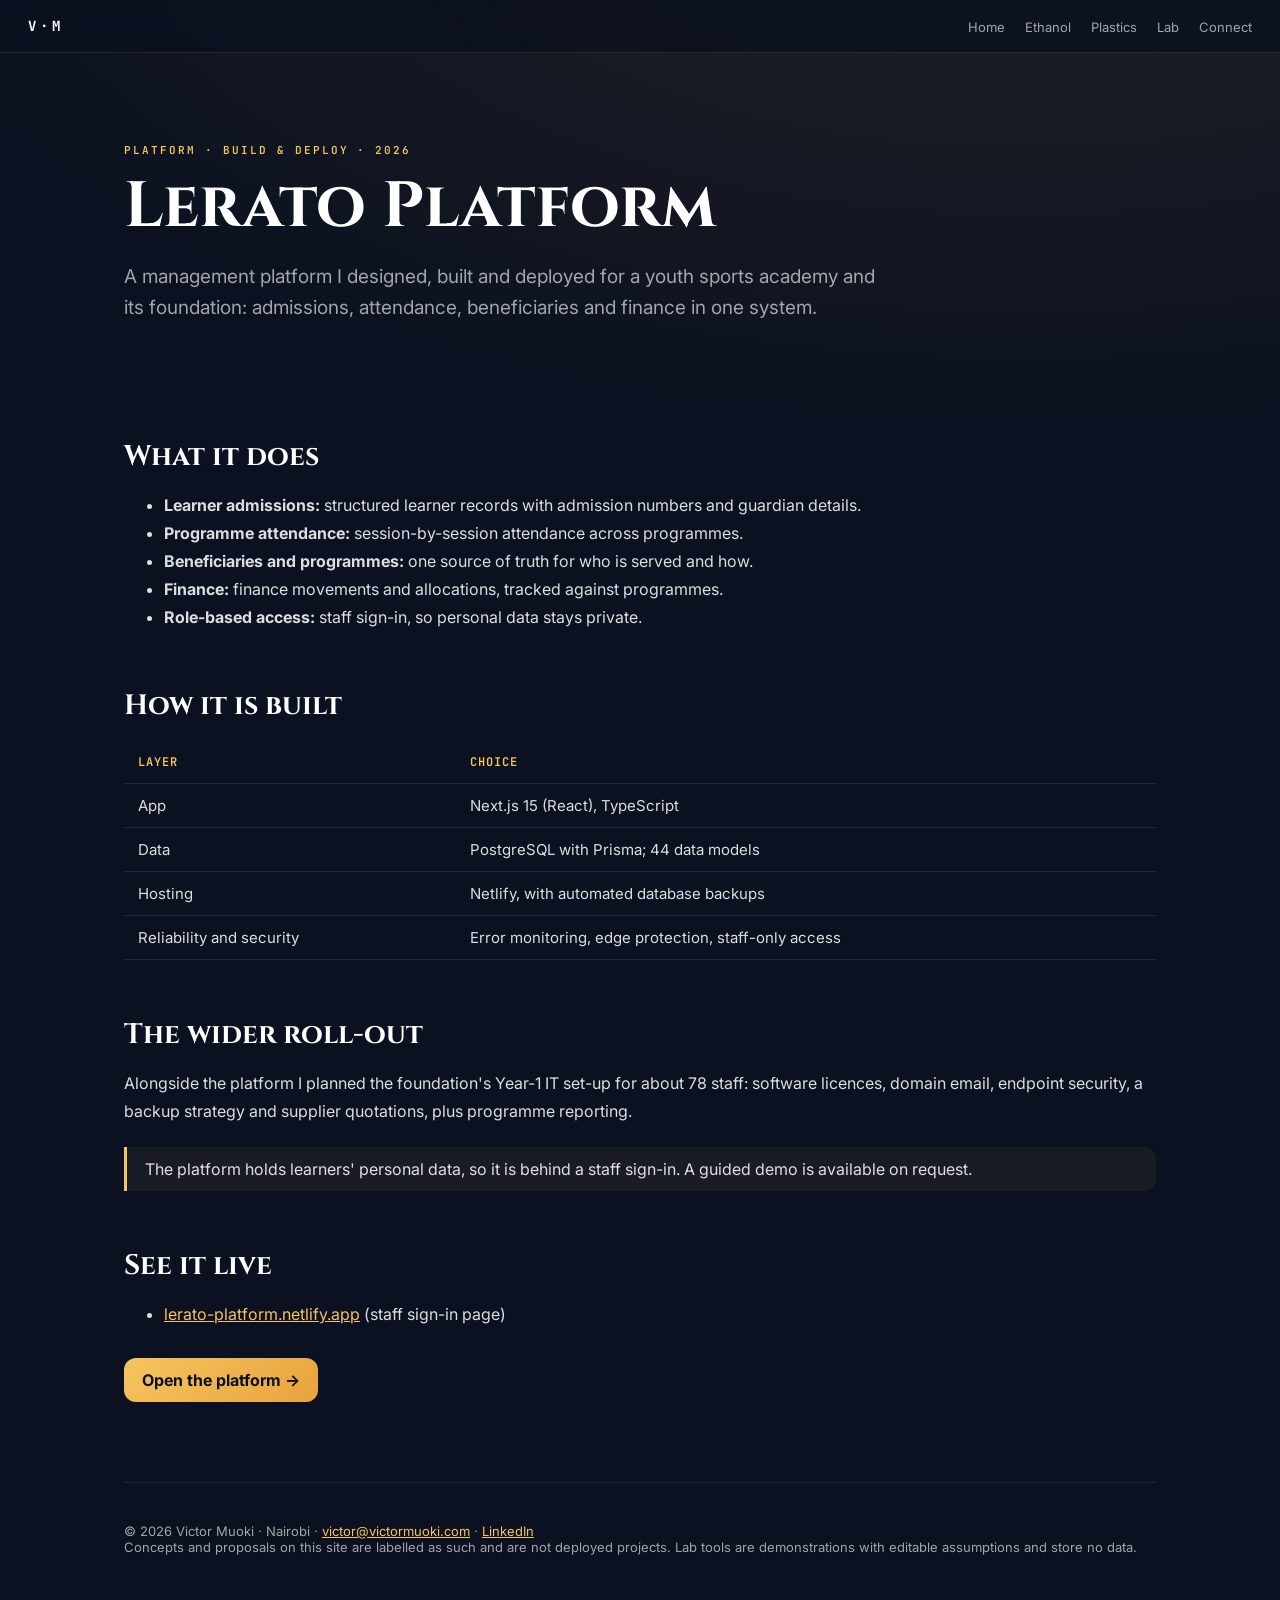
<file: lerato-platform.html>
<!DOCTYPE html>
<html lang="en">
<head>
<meta charset="UTF-8"><meta name="viewport" content="width=device-width, initial-scale=1.0">
<title>Lerato Platform | Victor Muoki</title>
<meta name="description" content="A sports-academy and foundation management platform designed, built and deployed by Victor Muoki: admissions, attendance, beneficiaries and finance in one system.">
<link rel="canonical" href="https://victormuoki.com/lerato-platform">
<meta name="robots" content="index, follow">
<meta property="og:type" content="article"><meta property="og:url" content="https://victormuoki.com/lerato-platform">
<meta property="og:title" content="Lerato Platform | Victor Muoki"><meta property="og:description" content="A sports-academy and foundation management platform designed, built and deployed by Victor Muoki: admissions, attendance, beneficiaries and finance in one system.">
<meta property="og:image" content="https://victormuoki.com/og-share.jpg"><meta property="og:site_name" content="Victor Muoki">
<meta name="twitter:card" content="summary_large_image"><meta name="twitter:site" content="@CaptainRotciv">
<meta name="twitter:title" content="Lerato Platform | Victor Muoki"><meta name="twitter:description" content="A sports-academy and foundation management platform designed, built and deployed by Victor Muoki: admissions, attendance, beneficiaries and finance in one system.">
<meta name="twitter:image" content="https://victormuoki.com/og-share.jpg">
<meta name="theme-color" content="#0B1120">
<link rel="preconnect" href="https://fonts.googleapis.com"><link rel="preconnect" href="https://fonts.gstatic.com" crossorigin>
<link href="https://fonts.googleapis.com/css2?family=Inter:wght@400;600;700&family=JetBrains+Mono:wght@500;700&family=Cinzel:wght@600;700&display=swap" rel="stylesheet">
<script type="application/ld+json">{"@context": "https://schema.org", "@type": "Article", "headline": "Lerato Platform", "description": "A sports-academy and foundation management platform designed, built and deployed by Victor Muoki: admissions, attendance, beneficiaries and finance in one system.", "url": "https://victormuoki.com/lerato-platform", "author": {"@type": "Person", "name": "Victor Muoki", "url": "https://victormuoki.com/"}, "image": "https://victormuoki.com/og-share.jpg", "dateModified": "2026-11-17", "inLanguage": "en"}</script>
<style>
:root{--bg:#0B1120;--gold:#F5C460;--text:rgba(255,255,255,.86);--muted:rgba(255,255,255,.62)}
*{box-sizing:border-box}html,body{margin:0;background:radial-gradient(1200px 600px at 80% -10%,rgba(245,196,96,.10),transparent),var(--bg);color:var(--text);font-family:Inter,system-ui,sans-serif;-webkit-font-smoothing:antialiased}
a{color:var(--gold)}
.top{position:sticky;top:0;z-index:5;display:flex;justify-content:space-between;align-items:center;padding:16px 28px;background:rgba(11,17,32,.82);backdrop-filter:blur(10px);border-bottom:1px solid rgba(245,196,96,.12)}
.top .brand{font:700 14px/1 'JetBrains Mono',monospace;letter-spacing:.3em;color:#fff;text-decoration:none}
.top nav a{margin-left:20px;font-size:13px;color:var(--muted);text-decoration:none}.top nav a:hover{color:var(--gold)}
.container{max-width:1080px;margin:0 auto;padding:0 24px}
.hero{padding:90px 0 40px}
.crumb{font:600 11px/1.4 'JetBrains Mono',monospace;letter-spacing:.18em;text-transform:uppercase;color:var(--gold)}
h1{font-family:Cinzel,serif;font-size:clamp(34px,6vw,64px);line-height:1.05;margin:16px 0 18px;color:#fff}
.lead{font-size:19px;line-height:1.65;color:var(--muted);max-width:760px}
h2{font-family:Cinzel,serif;font-size:28px;color:#fff;margin:56px 0 14px}
h3{color:#fff;font-size:19px;margin:22px 0 8px}
p,li{font-size:16px;line-height:1.75}
table{width:100%;border-collapse:collapse;margin:18px 0;font-size:15px}
th,td{text-align:left;padding:12px 14px;border-bottom:1px solid rgba(255,255,255,.1);vertical-align:top}
th{color:var(--gold);font:600 12px/1.4 'JetBrains Mono',monospace;letter-spacing:.08em;text-transform:uppercase}
.note{border-left:3px solid var(--gold);padding:12px 18px;background:rgba(245,196,96,.06);border-radius:0 12px 12px 0;margin:22px 0}
.foot{margin-top:80px;padding:40px 0 60px;border-top:1px solid rgba(255,255,255,.08);color:var(--muted);font-size:13px}
.cta{display:inline-block;margin-top:14px;padding:12px 18px;border-radius:12px;background:linear-gradient(135deg,#F5C460,#E8A33D);color:#0B1120;font-weight:700;text-decoration:none}
@media(max-width:640px){.top nav a{margin-left:12px}.top nav a.hide-sm{display:none}}

  #climate, #lab { position: relative; padding: 120px 0; }
  .vm-grid { display: grid; grid-template-columns: repeat(auto-fit, minmax(280px, 1fr)); gap: 20px; margin-top: 36px; }
  .vm-card { background: rgba(255,255,255,0.035); border: 1px solid rgba(245,196,96,0.18); border-radius: 18px; padding: 26px; backdrop-filter: blur(6px); }
  .vm-card h4 { font-size: 20px; margin: 6px 0 10px; color: #fff; }
  .vm-card p, .vm-card li { color: rgba(255,255,255,0.72); font-size: 15px; line-height: 1.65; }
  .vm-card ul { padding-left: 18px; margin: 8px 0 0; }
  .vm-kicker { font: 600 11px/1.4 'JetBrains Mono', ui-monospace, monospace; letter-spacing: .14em; text-transform: uppercase; color: #F5C460; }
  .vm-pill { display: inline-block; font: 600 11px/1 'JetBrains Mono', ui-monospace, monospace; letter-spacing: .08em; text-transform: uppercase; padding: 7px 10px; border-radius: 999px; border: 1px solid rgba(245,196,96,0.35); color: #F5C460; margin: 4px 6px 0 0; }
  .vm-wide { grid-column: 1 / -1; }
  .vm-stats { display: grid; grid-template-columns: repeat(auto-fit, minmax(150px, 1fr)); gap: 14px; margin-top: 18px; }
  .vm-stat { border-left: 2px solid #F5C460; padding: 4px 0 4px 14px; }
  .vm-stat b { display: block; font-size: 26px; color: #fff; }
  .vm-stat span { font-size: 12px; color: rgba(255,255,255,0.6); }
  .vm-src { font-size: 12px; color: rgba(255,255,255,0.5); margin-top: 14px; }
  .vm-src a, .vm-card a { color: #F5C460; }
  .vm-tool label { display: block; font-size: 12px; color: rgba(255,255,255,0.65); margin: 12px 0 4px; }
  .vm-tool input, .vm-tool select, .vm-tool textarea { width: 100%; box-sizing: border-box; background: rgba(0,0,0,0.35); color: #fff; border: 1px solid rgba(255,255,255,0.18); border-radius: 10px; padding: 10px 12px; font: 15px/1.4 inherit; }
  .vm-tool .row { display: grid; grid-template-columns: 1fr 1fr; gap: 10px; }
  .vm-btn { display: inline-flex; align-items: center; gap: 8px; margin-top: 16px; padding: 12px 18px; border-radius: 12px; border: 0; cursor: pointer; font-weight: 700; background: linear-gradient(135deg, #F5C460, #E8A33D); color: #0B1120; }
  .vm-out { margin-top: 16px; padding: 14px 16px; border-radius: 12px; background: rgba(245,196,96,0.07); border: 1px dashed rgba(245,196,96,0.35); color: #fff; font-size: 14px; line-height: 1.6; white-space: pre-line; }
  .vm-road { display: grid; grid-template-columns: repeat(auto-fit, minmax(220px, 1fr)); gap: 16px; margin-top: 18px; }
  .vm-road div { padding: 18px; border-radius: 14px; background: rgba(255,255,255,0.03); border: 1px solid rgba(255,255,255,0.1); }
  .vm-road b { color: #F5C460; font-family: 'JetBrains Mono', ui-monospace, monospace; letter-spacing: .1em; }
  @media (max-width: 600px) { #climate, #lab { padding: 80px 0; } .vm-tool .row { grid-template-columns: 1fr; } }
</style>
</head>
<body>
<header class="top"><a class="brand" href="/">V·M</a><nav><a href="/">Home</a><a href="/ethanol-pathway" class="hide-sm">Ethanol</a><a href="/plastics-treaty" class="hide-sm">Plastics</a><a href="/lab">Lab</a><a href="/#connect">Connect</a></nav></header>
<main class="container">
<section class="hero"><div class="crumb">Platform · Build &amp; deploy · 2026</div><h1>Lerato Platform</h1><p class="lead">A management platform I designed, built and deployed for a youth sports academy and its foundation: admissions, attendance, beneficiaries and finance in one system.</p></section>

<h2>What it does</h2>
<ul>
  <li><strong>Learner admissions:</strong> structured learner records with admission numbers and guardian details.</li>
  <li><strong>Programme attendance:</strong> session-by-session attendance across programmes.</li>
  <li><strong>Beneficiaries and programmes:</strong> one source of truth for who is served and how.</li>
  <li><strong>Finance:</strong> finance movements and allocations, tracked against programmes.</li>
  <li><strong>Role-based access:</strong> staff sign-in, so personal data stays private.</li>
</ul>

<h2>How it is built</h2>
<table>
<tr><th>Layer</th><th>Choice</th></tr>
<tr><td>App</td><td>Next.js 15 (React), TypeScript</td></tr>
<tr><td>Data</td><td>PostgreSQL with Prisma; 44 data models</td></tr>
<tr><td>Hosting</td><td>Netlify, with automated database backups</td></tr>
<tr><td>Reliability and security</td><td>Error monitoring, edge protection, staff-only access</td></tr>
</table>

<h2>The wider roll-out</h2>
<p>Alongside the platform I planned the foundation's Year-1 IT set-up for about 78 staff: software licences, domain email, endpoint security, a backup strategy and supplier quotations, plus programme reporting.</p>

<div class="note">The platform holds learners' personal data, so it is behind a staff sign-in. A guided demo is available on request.</div>

<h2>See it live</h2>
<ul>
  <li><a href="https://lerato-platform.netlify.app" target="_blank" rel="noopener">lerato-platform.netlify.app</a> (staff sign-in page)</li>
</ul>
<a class="cta" href="https://lerato-platform.netlify.app" target="_blank" rel="noopener">Open the platform →</a>
<footer class="foot">© 2026 Victor Muoki · Nairobi · <a href="mailto:victor@victormuoki.com">victor@victormuoki.com</a> · <a href="https://www.linkedin.com/in/victor-muoki-2a1a50244" target="_blank" rel="noopener">LinkedIn</a><br>Concepts and proposals on this site are labelled as such and are not deployed projects. Lab tools are demonstrations with editable assumptions and store no data.</footer>
</main>

</body></html>
</file>
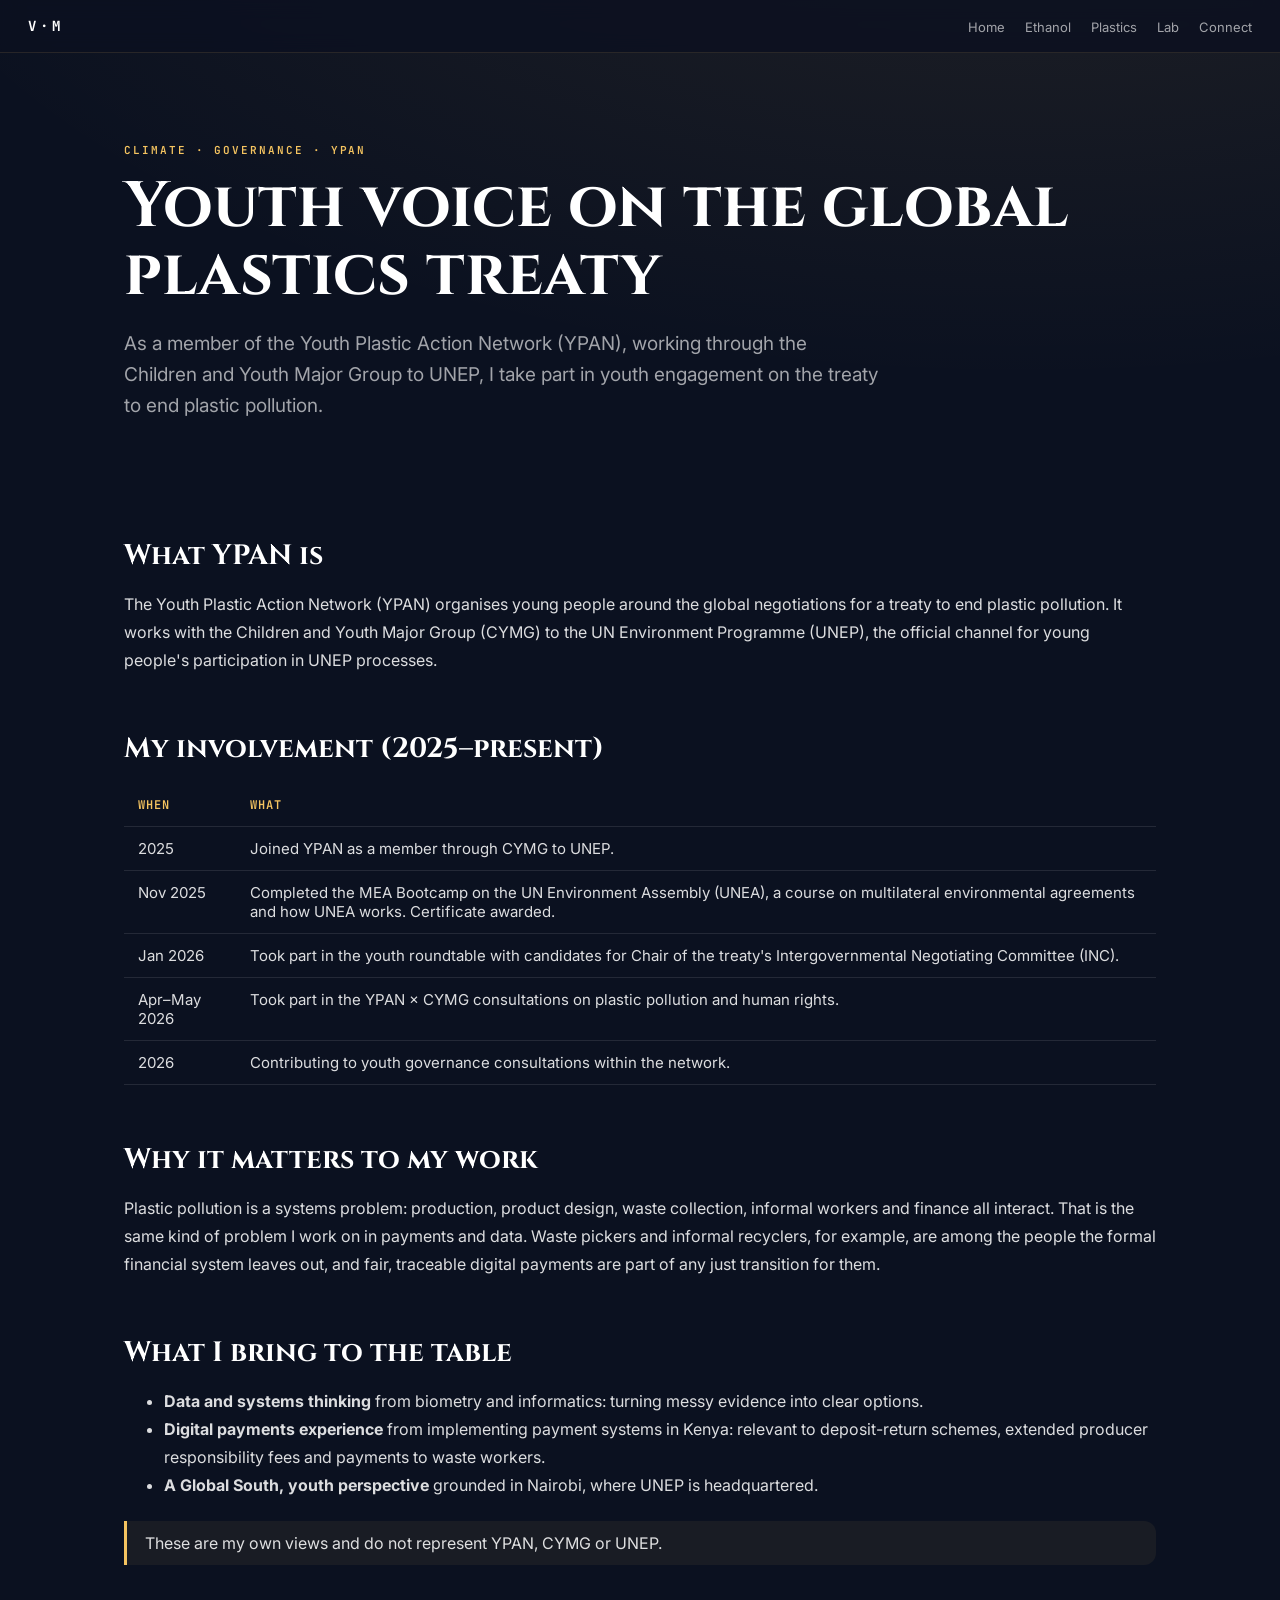
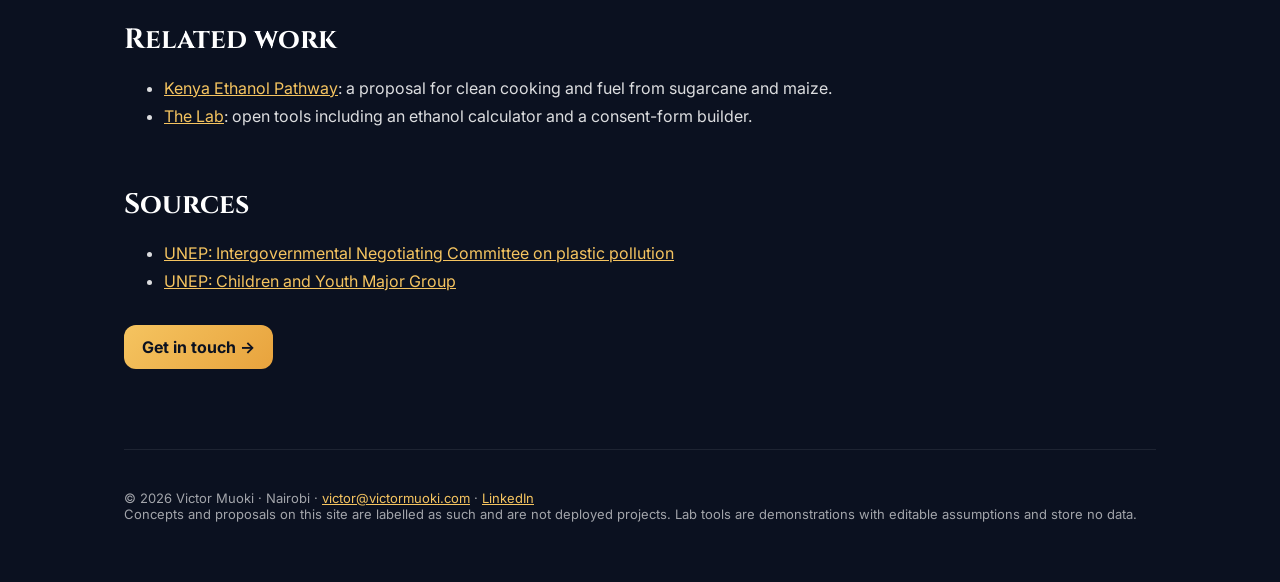
<file: plastics-treaty.html>
<!DOCTYPE html>
<html lang="en">
<head>
<meta charset="UTF-8"><meta name="viewport" content="width=device-width, initial-scale=1.0">
<title>Youth voice on the global plastics treaty | Victor Muoki</title>
<meta name="description" content="Victor Muoki's work with the Youth Plastic Action Network (YPAN) and the Children and Youth Major Group to UNEP on the global plastics treaty.">
<link rel="canonical" href="https://victormuoki.com/plastics-treaty">
<meta name="robots" content="index, follow">
<meta property="og:type" content="article"><meta property="og:url" content="https://victormuoki.com/plastics-treaty">
<meta property="og:title" content="Youth voice on the global plastics treaty | Victor Muoki"><meta property="og:description" content="Victor Muoki's work with the Youth Plastic Action Network (YPAN) and the Children and Youth Major Group to UNEP on the global plastics treaty.">
<meta property="og:image" content="https://victormuoki.com/og-share.jpg"><meta property="og:site_name" content="Victor Muoki">
<meta name="twitter:card" content="summary_large_image"><meta name="twitter:site" content="@CaptainRotciv">
<meta name="twitter:title" content="Youth voice on the global plastics treaty | Victor Muoki"><meta name="twitter:description" content="Victor Muoki's work with the Youth Plastic Action Network (YPAN) and the Children and Youth Major Group to UNEP on the global plastics treaty.">
<meta name="twitter:image" content="https://victormuoki.com/og-share.jpg">
<meta name="theme-color" content="#0B1120">
<link rel="preconnect" href="https://fonts.googleapis.com"><link rel="preconnect" href="https://fonts.gstatic.com" crossorigin>
<link href="https://fonts.googleapis.com/css2?family=Inter:wght@400;600;700&family=JetBrains+Mono:wght@500;700&family=Cinzel:wght@600;700&display=swap" rel="stylesheet">
<script type="application/ld+json">{"@context": "https://schema.org", "@type": "Article", "headline": "Youth voice on the global plastics treaty", "description": "Victor Muoki's work with the Youth Plastic Action Network (YPAN) and the Children and Youth Major Group to UNEP on the global plastics treaty.", "url": "https://victormuoki.com/plastics-treaty", "author": {"@type": "Person", "name": "Victor Muoki", "url": "https://victormuoki.com/"}, "image": "https://victormuoki.com/og-share.jpg", "dateModified": "2026-11-17", "inLanguage": "en"}</script>
<style>
:root{--bg:#0B1120;--gold:#F5C460;--text:rgba(255,255,255,.86);--muted:rgba(255,255,255,.62)}
*{box-sizing:border-box}html,body{margin:0;background:radial-gradient(1200px 600px at 80% -10%,rgba(245,196,96,.10),transparent),var(--bg);color:var(--text);font-family:Inter,system-ui,sans-serif;-webkit-font-smoothing:antialiased}
a{color:var(--gold)}
.top{position:sticky;top:0;z-index:5;display:flex;justify-content:space-between;align-items:center;padding:16px 28px;background:rgba(11,17,32,.82);backdrop-filter:blur(10px);border-bottom:1px solid rgba(245,196,96,.12)}
.top .brand{font:700 14px/1 'JetBrains Mono',monospace;letter-spacing:.3em;color:#fff;text-decoration:none}
.top nav a{margin-left:20px;font-size:13px;color:var(--muted);text-decoration:none}.top nav a:hover{color:var(--gold)}
.container{max-width:1080px;margin:0 auto;padding:0 24px}
.hero{padding:90px 0 40px}
.crumb{font:600 11px/1.4 'JetBrains Mono',monospace;letter-spacing:.18em;text-transform:uppercase;color:var(--gold)}
h1{font-family:Cinzel,serif;font-size:clamp(34px,6vw,64px);line-height:1.05;margin:16px 0 18px;color:#fff}
.lead{font-size:19px;line-height:1.65;color:var(--muted);max-width:760px}
h2{font-family:Cinzel,serif;font-size:28px;color:#fff;margin:56px 0 14px}
h3{color:#fff;font-size:19px;margin:22px 0 8px}
p,li{font-size:16px;line-height:1.75}
table{width:100%;border-collapse:collapse;margin:18px 0;font-size:15px}
th,td{text-align:left;padding:12px 14px;border-bottom:1px solid rgba(255,255,255,.1);vertical-align:top}
th{color:var(--gold);font:600 12px/1.4 'JetBrains Mono',monospace;letter-spacing:.08em;text-transform:uppercase}
.note{border-left:3px solid var(--gold);padding:12px 18px;background:rgba(245,196,96,.06);border-radius:0 12px 12px 0;margin:22px 0}
.foot{margin-top:80px;padding:40px 0 60px;border-top:1px solid rgba(255,255,255,.08);color:var(--muted);font-size:13px}
.cta{display:inline-block;margin-top:14px;padding:12px 18px;border-radius:12px;background:linear-gradient(135deg,#F5C460,#E8A33D);color:#0B1120;font-weight:700;text-decoration:none}
@media(max-width:640px){.top nav a{margin-left:12px}.top nav a.hide-sm{display:none}}

  #climate, #lab { position: relative; padding: 120px 0; }
  .vm-grid { display: grid; grid-template-columns: repeat(auto-fit, minmax(280px, 1fr)); gap: 20px; margin-top: 36px; }
  .vm-card { background: rgba(255,255,255,0.035); border: 1px solid rgba(245,196,96,0.18); border-radius: 18px; padding: 26px; backdrop-filter: blur(6px); }
  .vm-card h4 { font-size: 20px; margin: 6px 0 10px; color: #fff; }
  .vm-card p, .vm-card li { color: rgba(255,255,255,0.72); font-size: 15px; line-height: 1.65; }
  .vm-card ul { padding-left: 18px; margin: 8px 0 0; }
  .vm-kicker { font: 600 11px/1.4 'JetBrains Mono', ui-monospace, monospace; letter-spacing: .14em; text-transform: uppercase; color: #F5C460; }
  .vm-pill { display: inline-block; font: 600 11px/1 'JetBrains Mono', ui-monospace, monospace; letter-spacing: .08em; text-transform: uppercase; padding: 7px 10px; border-radius: 999px; border: 1px solid rgba(245,196,96,0.35); color: #F5C460; margin: 4px 6px 0 0; }
  .vm-wide { grid-column: 1 / -1; }
  .vm-stats { display: grid; grid-template-columns: repeat(auto-fit, minmax(150px, 1fr)); gap: 14px; margin-top: 18px; }
  .vm-stat { border-left: 2px solid #F5C460; padding: 4px 0 4px 14px; }
  .vm-stat b { display: block; font-size: 26px; color: #fff; }
  .vm-stat span { font-size: 12px; color: rgba(255,255,255,0.6); }
  .vm-src { font-size: 12px; color: rgba(255,255,255,0.5); margin-top: 14px; }
  .vm-src a, .vm-card a { color: #F5C460; }
  .vm-tool label { display: block; font-size: 12px; color: rgba(255,255,255,0.65); margin: 12px 0 4px; }
  .vm-tool input, .vm-tool select, .vm-tool textarea { width: 100%; box-sizing: border-box; background: rgba(0,0,0,0.35); color: #fff; border: 1px solid rgba(255,255,255,0.18); border-radius: 10px; padding: 10px 12px; font: 15px/1.4 inherit; }
  .vm-tool .row { display: grid; grid-template-columns: 1fr 1fr; gap: 10px; }
  .vm-btn { display: inline-flex; align-items: center; gap: 8px; margin-top: 16px; padding: 12px 18px; border-radius: 12px; border: 0; cursor: pointer; font-weight: 700; background: linear-gradient(135deg, #F5C460, #E8A33D); color: #0B1120; }
  .vm-out { margin-top: 16px; padding: 14px 16px; border-radius: 12px; background: rgba(245,196,96,0.07); border: 1px dashed rgba(245,196,96,0.35); color: #fff; font-size: 14px; line-height: 1.6; white-space: pre-line; }
  .vm-road { display: grid; grid-template-columns: repeat(auto-fit, minmax(220px, 1fr)); gap: 16px; margin-top: 18px; }
  .vm-road div { padding: 18px; border-radius: 14px; background: rgba(255,255,255,0.03); border: 1px solid rgba(255,255,255,0.1); }
  .vm-road b { color: #F5C460; font-family: 'JetBrains Mono', ui-monospace, monospace; letter-spacing: .1em; }
  @media (max-width: 600px) { #climate, #lab { padding: 80px 0; } .vm-tool .row { grid-template-columns: 1fr; } }
</style>
</head>
<body>
<header class="top"><a class="brand" href="/">V·M</a><nav><a href="/">Home</a><a href="/ethanol-pathway" class="hide-sm">Ethanol</a><a href="/plastics-treaty" class="hide-sm">Plastics</a><a href="/lab">Lab</a><a href="/#connect">Connect</a></nav></header>
<main class="container">
<section class="hero"><div class="crumb">Climate · Governance · YPAN</div><h1>Youth voice on the global plastics treaty</h1><p class="lead">As a member of the Youth Plastic Action Network (YPAN), working through the Children and Youth Major Group to UNEP, I take part in youth engagement on the treaty to end plastic pollution.</p></section>

<h2>What YPAN is</h2>
<p>The Youth Plastic Action Network (YPAN) organises young people around the global negotiations for a treaty to end plastic pollution. It works with the Children and Youth Major Group (CYMG) to the UN Environment Programme (UNEP), the official channel for young people's participation in UNEP processes.</p>

<h2>My involvement (2025–present)</h2>
<table>
<tr><th>When</th><th>What</th></tr>
<tr><td>2025</td><td>Joined YPAN as a member through CYMG to UNEP.</td></tr>
<tr><td>Nov 2025</td><td>Completed the MEA Bootcamp on the UN Environment Assembly (UNEA), a course on multilateral environmental agreements and how UNEA works. Certificate awarded.</td></tr>
<tr><td>Jan 2026</td><td>Took part in the youth roundtable with candidates for Chair of the treaty's Intergovernmental Negotiating Committee (INC).</td></tr>
<tr><td>Apr–May 2026</td><td>Took part in the YPAN × CYMG consultations on plastic pollution and human rights.</td></tr>
<tr><td>2026</td><td>Contributing to youth governance consultations within the network.</td></tr>
</table>

<h2>Why it matters to my work</h2>
<p>Plastic pollution is a systems problem: production, product design, waste collection, informal workers and finance all interact. That is the same kind of problem I work on in payments and data. Waste pickers and informal recyclers, for example, are among the people the formal financial system leaves out, and fair, traceable digital payments are part of any just transition for them.</p>

<h2>What I bring to the table</h2>
<ul>
  <li><strong>Data and systems thinking</strong> from biometry and informatics: turning messy evidence into clear options.</li>
  <li><strong>Digital payments experience</strong> from implementing payment systems in Kenya: relevant to deposit-return schemes, extended producer responsibility fees and payments to waste workers.</li>
  <li><strong>A Global South, youth perspective</strong> grounded in Nairobi, where UNEP is headquartered.</li>
</ul>

<div class="note">These are my own views and do not represent YPAN, CYMG or UNEP.</div>

<h2>Related work</h2>
<ul>
  <li><a href="/ethanol-pathway">Kenya Ethanol Pathway</a>: a proposal for clean cooking and fuel from sugarcane and maize.</li>
  <li><a href="/lab">The Lab</a>: open tools including an ethanol calculator and a consent-form builder.</li>
</ul>

<h2>Sources</h2>
<ul>
  <li><a href="https://www.unep.org/inc-plastic-pollution" target="_blank" rel="noopener">UNEP: Intergovernmental Negotiating Committee on plastic pollution</a></li>
  <li><a href="https://www.unep.org/civil-society-engagement/major-groups-modalities/major-group-categories/children-and-youth" target="_blank" rel="noopener">UNEP: Children and Youth Major Group</a></li>
</ul>
<a class="cta" href="mailto:victor@victormuoki.com?subject=Plastics%20treaty">Get in touch →</a>

<footer class="foot">© 2026 Victor Muoki · Nairobi · <a href="mailto:victor@victormuoki.com">victor@victormuoki.com</a> · <a href="https://www.linkedin.com/in/victor-muoki-2a1a50244" target="_blank" rel="noopener">LinkedIn</a><br>Concepts and proposals on this site are labelled as such and are not deployed projects. Lab tools are demonstrations with editable assumptions and store no data.</footer>
</main>

</body></html>
</file>
